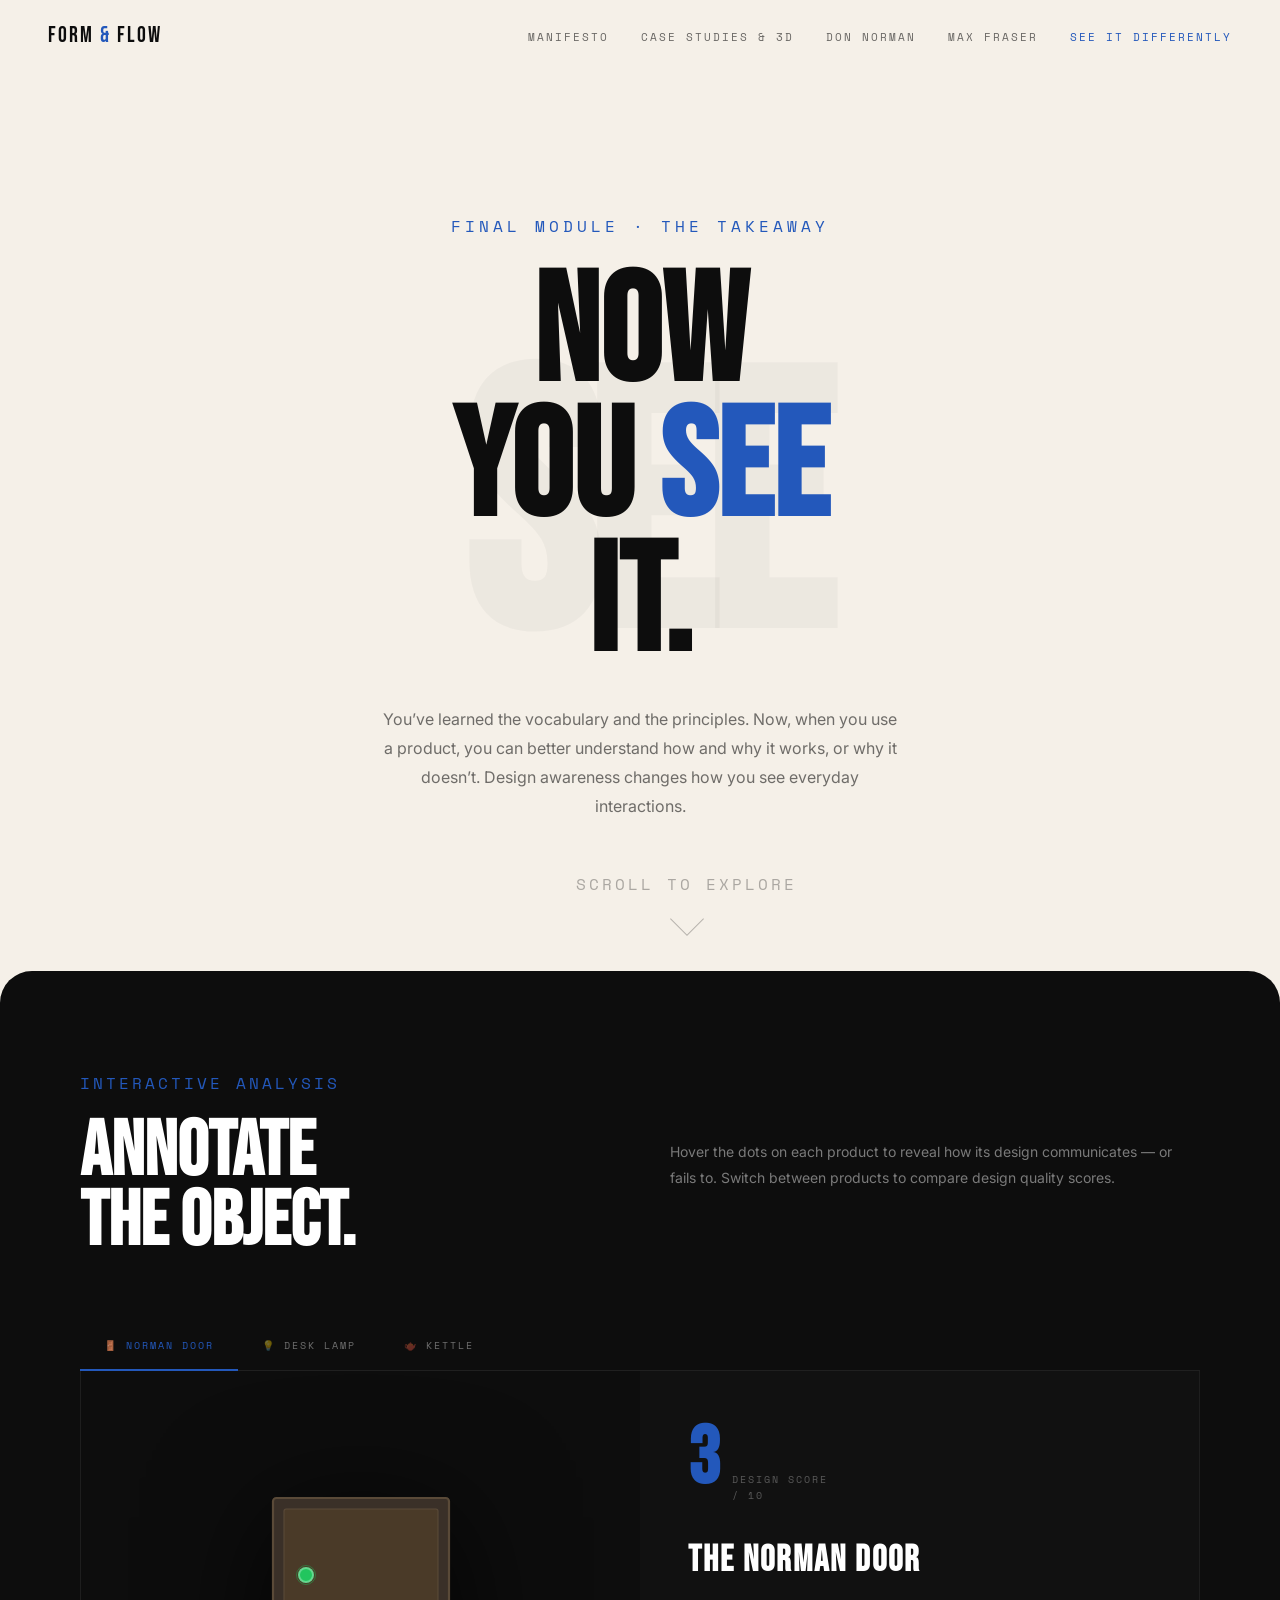
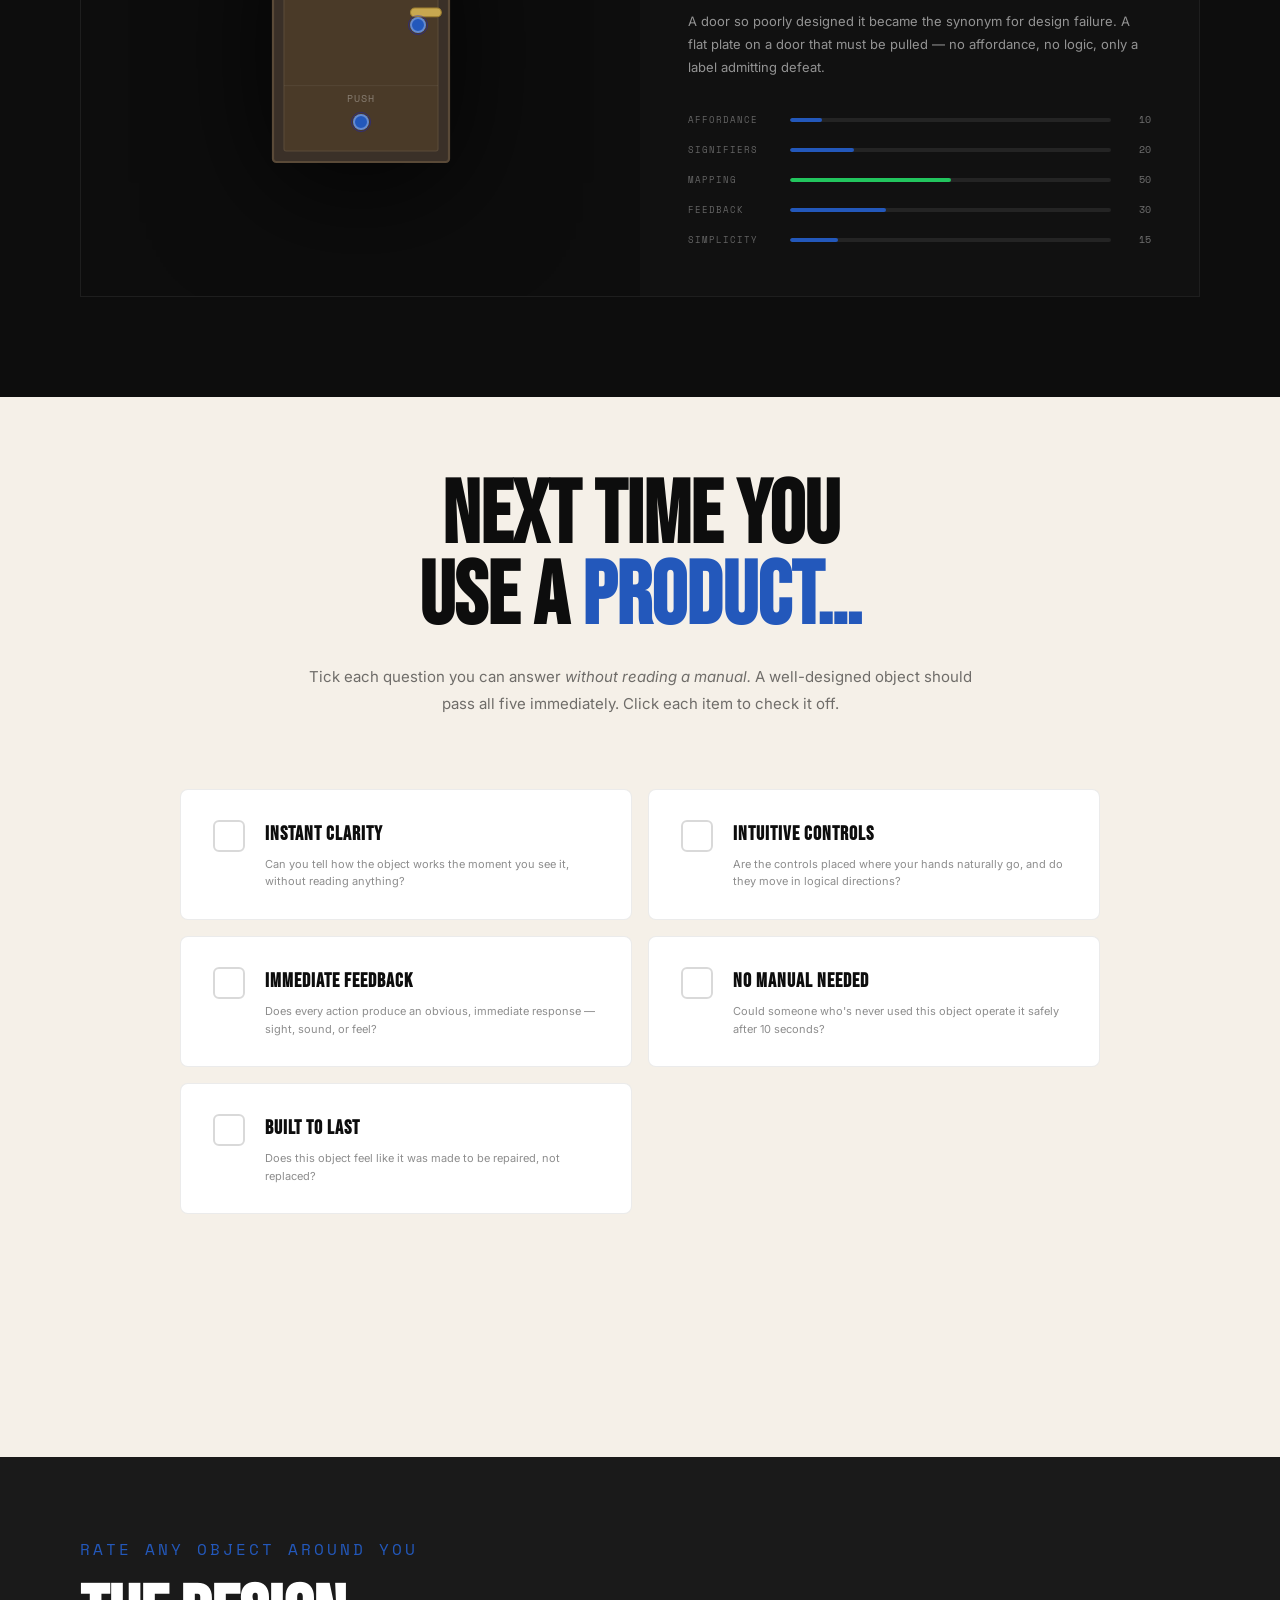
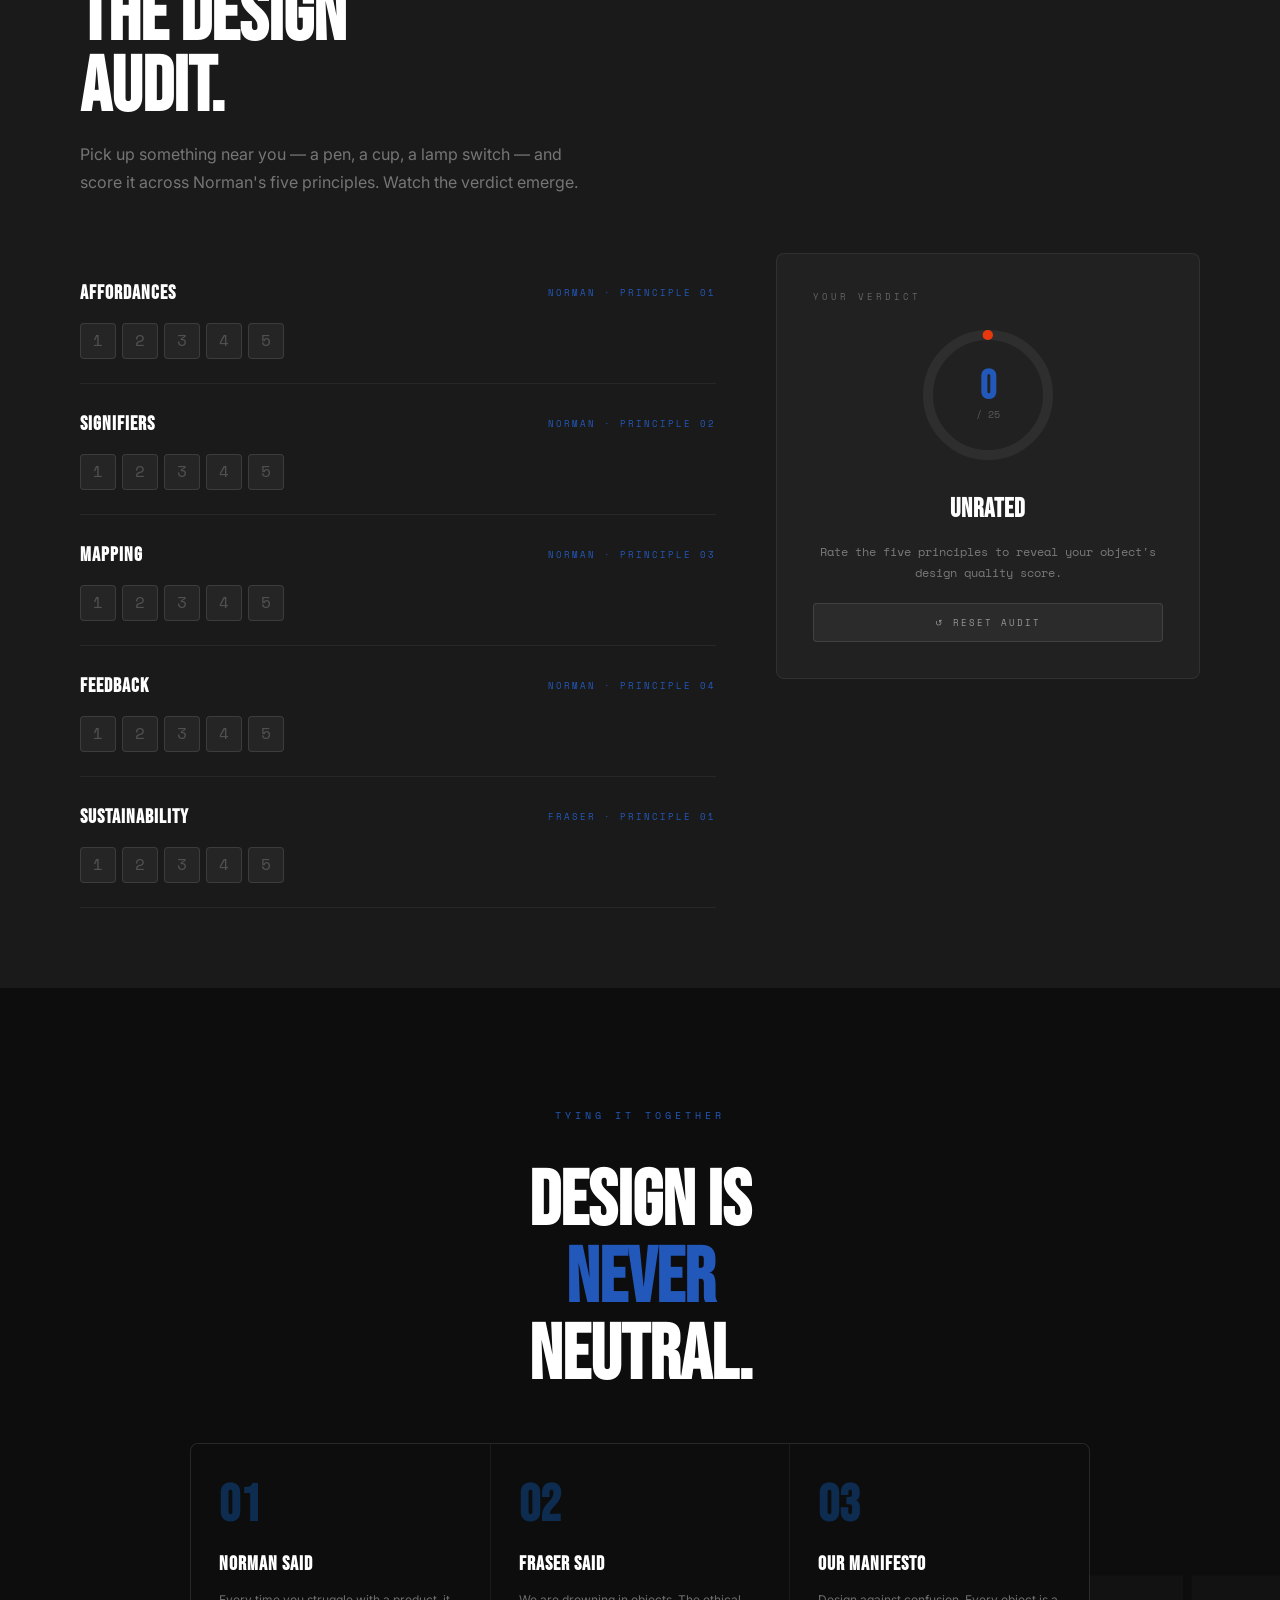
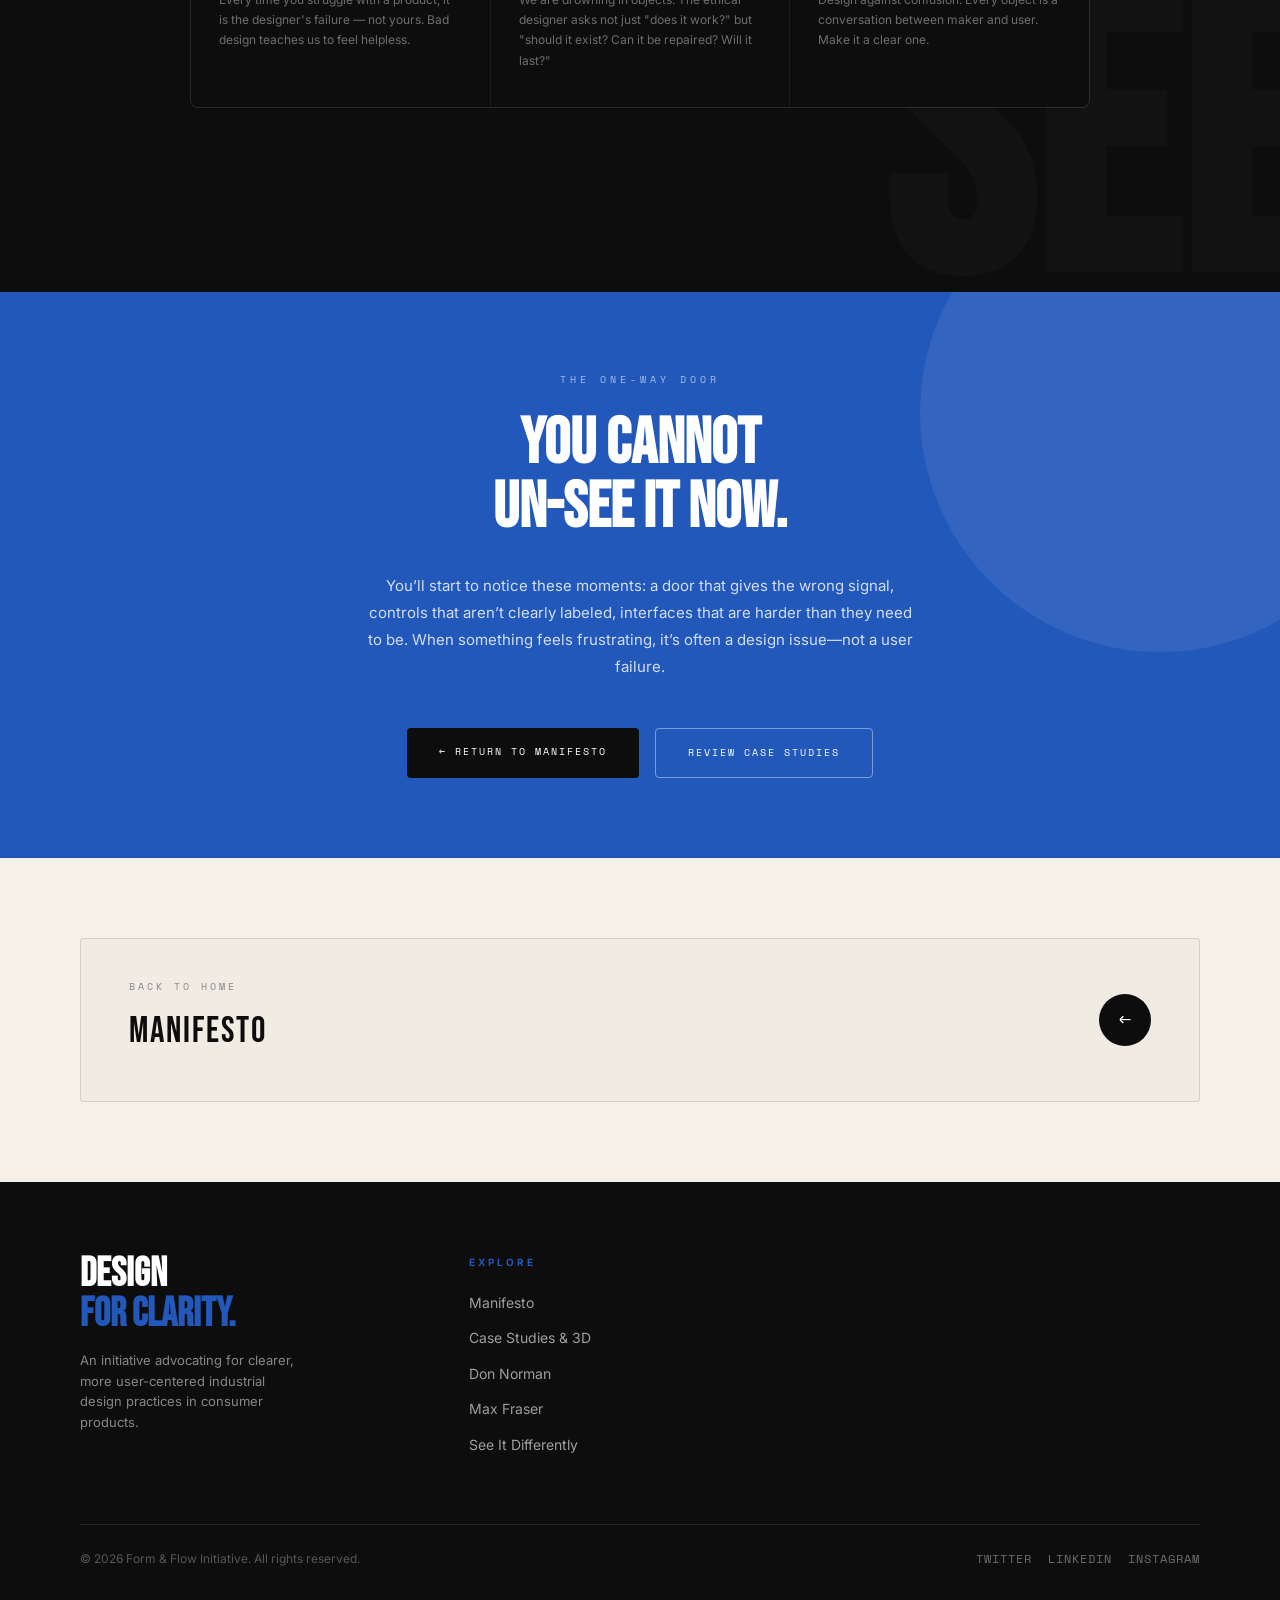
<file: conclusion.html>
<!DOCTYPE html>
<html lang="en">
  <head>
    <meta charset="UTF-8" />
    <meta name="viewport" content="width=device-width, initial-scale=1.0" />
    <title>See It Differently — Form & Flow</title>
    <link rel="preconnect" href="https://fonts.googleapis.com" />
    <link rel="stylesheet" href="css/styles.css" />
    <link rel="stylesheet" href="css/conclusion.css" />
    <style></style>
  </head>
  <body>
    <!-- NAV -->
    <nav>
      <a href="index.html" class="nav-logo">Form <span>&</span> Flow</a>
      <ul class="nav-links">
        <li><a href="index.html">Manifesto</a></li>
        <li><a href="case-studies.html">Case Studies & 3D</a></li>
        <li><a href="don-norman.html">Don Norman</a></li>
        <li><a href="max-fraser.html">Max Fraser</a></li>
        <li><a href="conclusion.html" class="active">See It Differently</a></li>
      </ul>
      <div class="nav-hamburger" aria-label="Menu">
        <span></span><span></span><span></span>
      </div>
    </nav>

    <!-- ── HERO ── -->
    <section class="hero">
      <div class="hero-bg-text">SEE</div>
      <p class="hero-eyebrow">Final Module · The Takeaway</p>
      <h1 class="hero-title">
        NOW<br />YOU <span class="orange">SEE</span><br />IT.
      </h1>
      <p class="hero-subtitle">
        You’ve learned the vocabulary and the principles. Now, when you use a
        product, you can better understand how and why it works, or why it
        doesn’t. Design awareness changes how you see everyday interactions.
      </p>
      <div class="hero-scroll-hint">
        <span>Scroll to explore</span>
        <div class="scroll-arrow"></div>
      </div>
    </section>

    <!-- ── PRODUCT SCANNER ── -->
    <section class="scanner-section">
      <div class="scanner-header reveal">
        <div>
          <p class="section-eyebrow">Interactive Analysis</p>
          <h2 class="scanner-title">ANNOTATE<br />THE OBJECT.</h2>
        </div>
        <div class="scanner-desc">
          <p>
            Hover the dots on each product to reveal how its design communicates
            — or fails to. Switch between products to compare design quality
            scores.
          </p>
        </div>
      </div>

      <div class="product-tabs">
        <button class="ptab active" onclick="loadProduct(0, this)">
          🚪 Norman Door
        </button>
        <button class="ptab" onclick="loadProduct(1, this)">
          💡 Desk Lamp
        </button>
        <button class="ptab" onclick="loadProduct(2, this)">🫖 Kettle</button>
      </div>

      <div class="product-display">
        <div class="product-visual" id="productVisual">
          <!-- SVG + annotations injected by JS -->
        </div>
        <div class="product-info">
          <div class="pi-score">
            <span class="pi-score-num" id="piScore">3</span>
            <div>
              <div class="pi-score-label">Design Score</div>
              <div class="pi-score-label">/ 10</div>
            </div>
          </div>
          <div class="pi-product-name" id="piName">THE NORMAN DOOR</div>
          <p class="pi-verdict" id="piVerdict">
            A poorly designed door that relies on a label instead of its form. A
            flat plate suggests pushing, even when the door must be pulled. The
            problem isn’t the user—it’s the lack of clear affordances.
          </p>
          <div class="pi-bars" id="piBars"></div>
        </div>
      </div>
    </section>

    <!-- ── CHECKLIST ── -->
    <section class="checklist-section">
      <div class="checklist-intro reveal">
        <h2>NEXT TIME YOU<br />USE A <span class="orange">PRODUCT…</span></h2>
        <p>
          Tick each question you can answer <em>without reading a manual.</em>
          A well-designed object should pass all five immediately. Click each
          item to check it off.
        </p>
      </div>

      <div class="checklist-grid" id="checklistGrid">
        <!-- Injected by JS -->
      </div>

      <div class="checklist-result" id="checklistResult">
        <div>
          <div class="cr-score" id="crScore">0/5</div>
          <div class="cr-label">Design Rating</div>
        </div>
        <div class="cr-text" id="crText">
          <strong>Keep Going</strong>
          Start clicking to evaluate the object.
        </div>
      </div>
    </section>

    <!-- ── DESIGN AUDIT ── -->
    <section class="audit-section">
      <div class="audit-header reveal">
        <p class="section-eyebrow">Rate any object around you</p>
        <h2 class="audit-title">THE DESIGN<br />AUDIT.</h2>
        <p class="audit-desc">
          Pick up something near you — a pen, a cup, a lamp switch — and score
          it across Norman's five principles. Watch the verdict emerge.
        </p>
      </div>

      <div class="audit-grid">
        <div class="audit-criteria" id="auditCriteria">
          <!-- Injected by JS -->
        </div>
        <div class="audit-result">
          <p class="ar-label">Your Verdict</p>
          <div class="ar-gauge">
            <svg viewBox="0 0 140 140">
              <circle class="ar-gauge-track" cx="70" cy="70" r="60" />
              <circle
                class="ar-gauge-fill"
                id="gaugeFill"
                cx="70"
                cy="70"
                r="60"
              />
            </svg>
            <div class="ar-gauge-num">
              <div class="ar-gauge-val" id="gaugeVal">0</div>
              <div class="ar-gauge-max">/ 25</div>
            </div>
          </div>
          <div class="ar-verdict" id="auditVerdict">UNRATED</div>
          <p class="ar-verdict-text" id="auditVerdictText">
            Rate the five principles to reveal your object's design quality
            score.
          </p>
          <button class="ar-reset" onclick="resetAudit()">↺ Reset Audit</button>
        </div>
      </div>
    </section>

    <!-- ── MANIFESTO TIE-BACK ── -->
    <section class="manifesto-section">
      <div class="manifesto-inner">
        <p class="manifesto-eyebrow reveal">Tying it Together</p>
        <h2 class="manifesto-statement reveal">
          DESIGN IS<br /><span class="orange">NEVER</span><br />NEUTRAL.
        </h2>
        <div class="manifesto-pillars reveal">
          <div class="mp-item">
            <div class="mp-num">01</div>
            <div class="mp-title">Norman Said</div>
            <p class="mp-body">
              Every time you struggle with a product, it is the designer's
              failure — not yours. Bad design teaches us to feel helpless.
            </p>
          </div>
          <div class="mp-item">
            <div class="mp-num">02</div>
            <div class="mp-title">Fraser Said</div>
            <p class="mp-body">
              We are drowning in objects. The ethical designer asks not just
              "does it work?" but "should it exist? Can it be repaired? Will it
              last?"
            </p>
          </div>
          <div class="mp-item">
            <div class="mp-num">03</div>
            <div class="mp-title">Our Manifesto</div>
            <p class="mp-body">
              Design against confusion. Every object is a conversation between
              maker and user. Make it a clear one.
            </p>
          </div>
        </div>
      </div>
    </section>

    <!-- ── FINAL CALL ── -->
    <div class="final-call">
      <p class="fc-kicker">The One-Way Door</p>
      <h2 class="fc-statement">YOU CANNOT<br />UN-SEE IT NOW.</h2>
      <p class="fc-sub">
        You’ll start to notice these moments: a door that gives the wrong
        signal, controls that aren’t clearly labeled, interfaces that are harder
        than they need to be. When something feels frustrating, it’s often a
        design issue—not a user failure.
      </p>
      <div class="fc-buttons">
        <a href="index.html" class="fc-btn-primary">← Return to Manifesto</a>
        <a href="case-studies.html" class="fc-btn-outline"
          >Review Case Studies</a
        >
      </div>
    </div>

    <!-- ── RETURN BANNER ── -->
    <a href="index.html" class="return-banner">
      <div>
        <p class="rb-label">Back to Home</p>
        <p class="rb-title">MANIFESTO</p>
      </div>
      <div class="rb-arrow">←</div>
    </a>

    <footer>
      <div class="footer-inner">
        <div class="footer-brand">
          <h3>DESIGN<br /><span>FOR CLARITY.</span></h3>
          <p>
            An initiative advocating for clearer, more user-centered industrial
            design practices in consumer products.
          </p>
        </div>
        <div class="footer-col">
          <h4>Explore</h4>
          <ul>
            <li><a href="index.html">Manifesto</a></li>
            <li><a href="case-studies.html">Case Studies & 3D</a></li>
            <li><a href="don-norman.html">Don Norman</a></li>
            <li><a href="max-fraser.html">Max Fraser</a></li>
            <li><a href="conclusion.html">See It Differently</a></li>
          </ul>
        </div>
      </div>
      <div class="footer-bottom">
        <p>© 2026 Form & Flow Initiative. All rights reserved.</p>
        <div class="footer-socials">
          <a href="#">Twitter</a>
          <a href="#">LinkedIn</a>
          <a href="#">Instagram</a>
        </div>
      </div>
    </footer>
    <script src="js/conclusion.js"></script>
  </body>
</html>
</file>
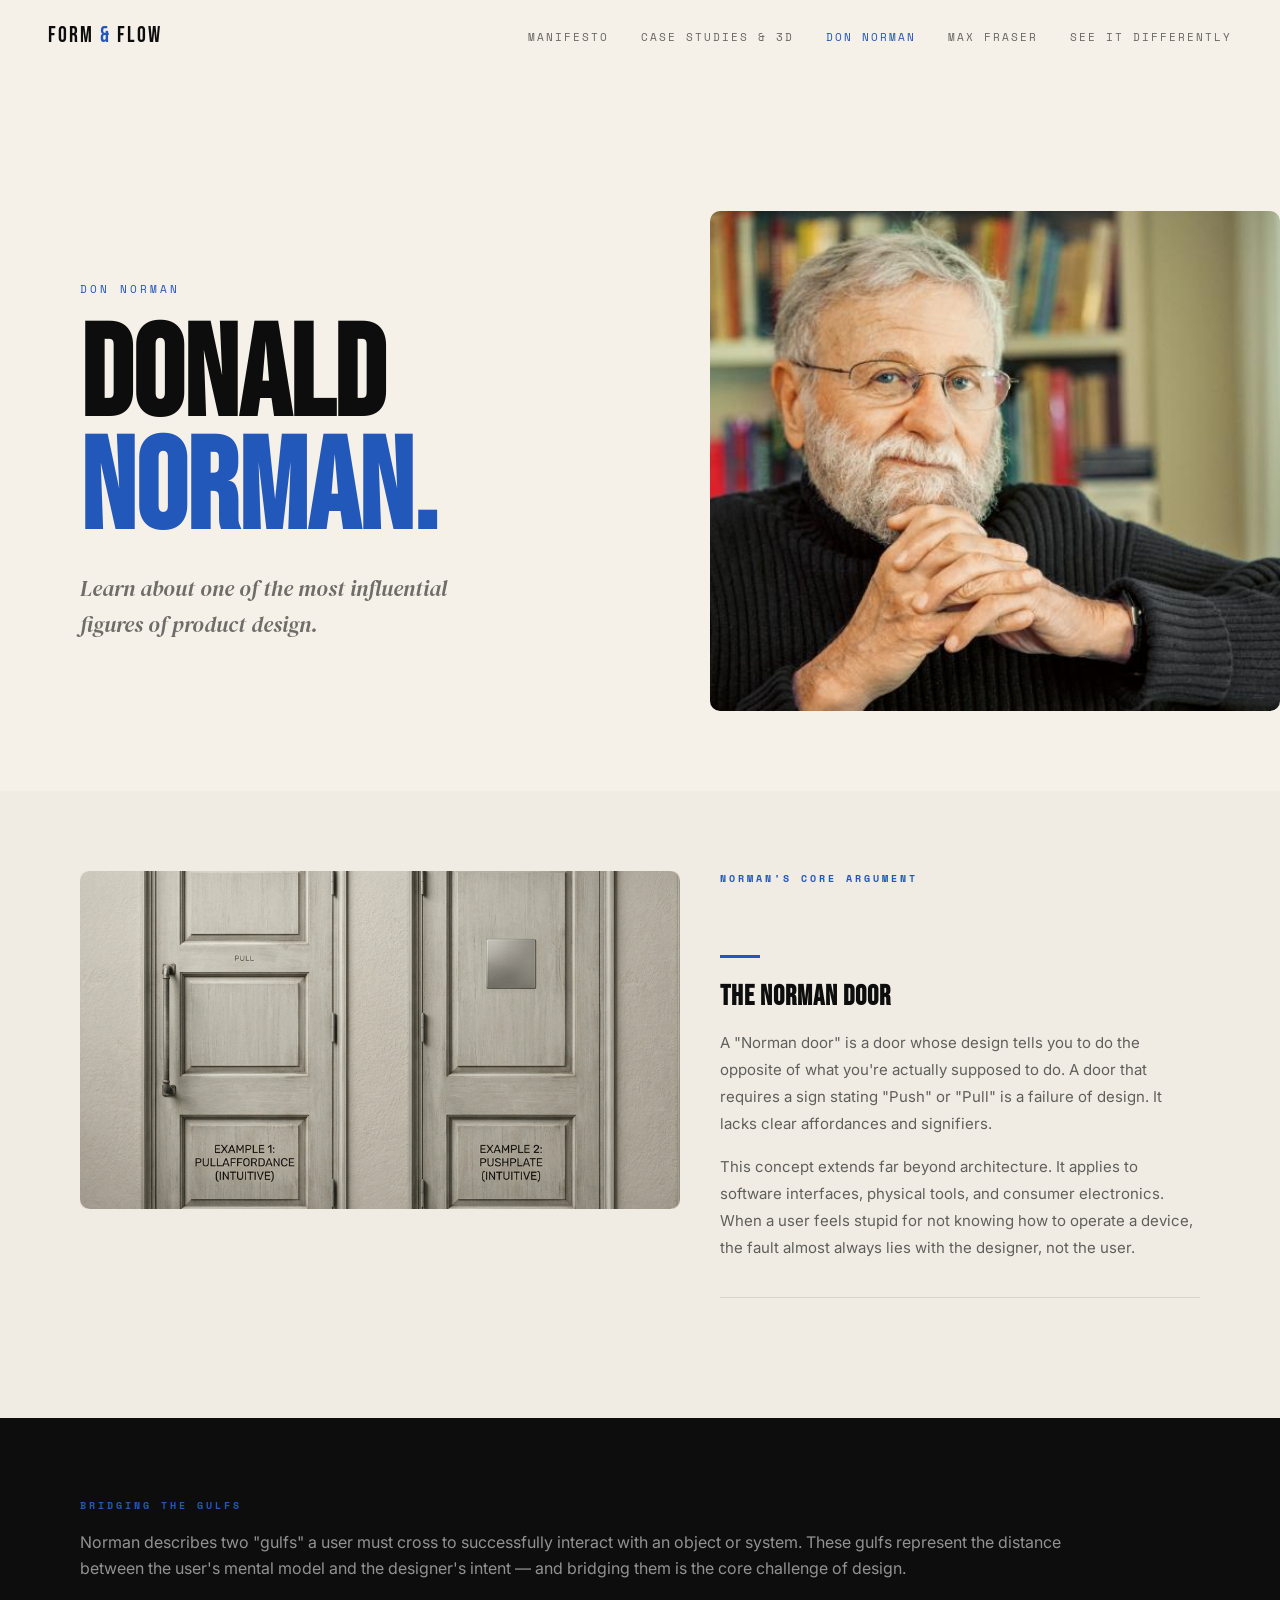
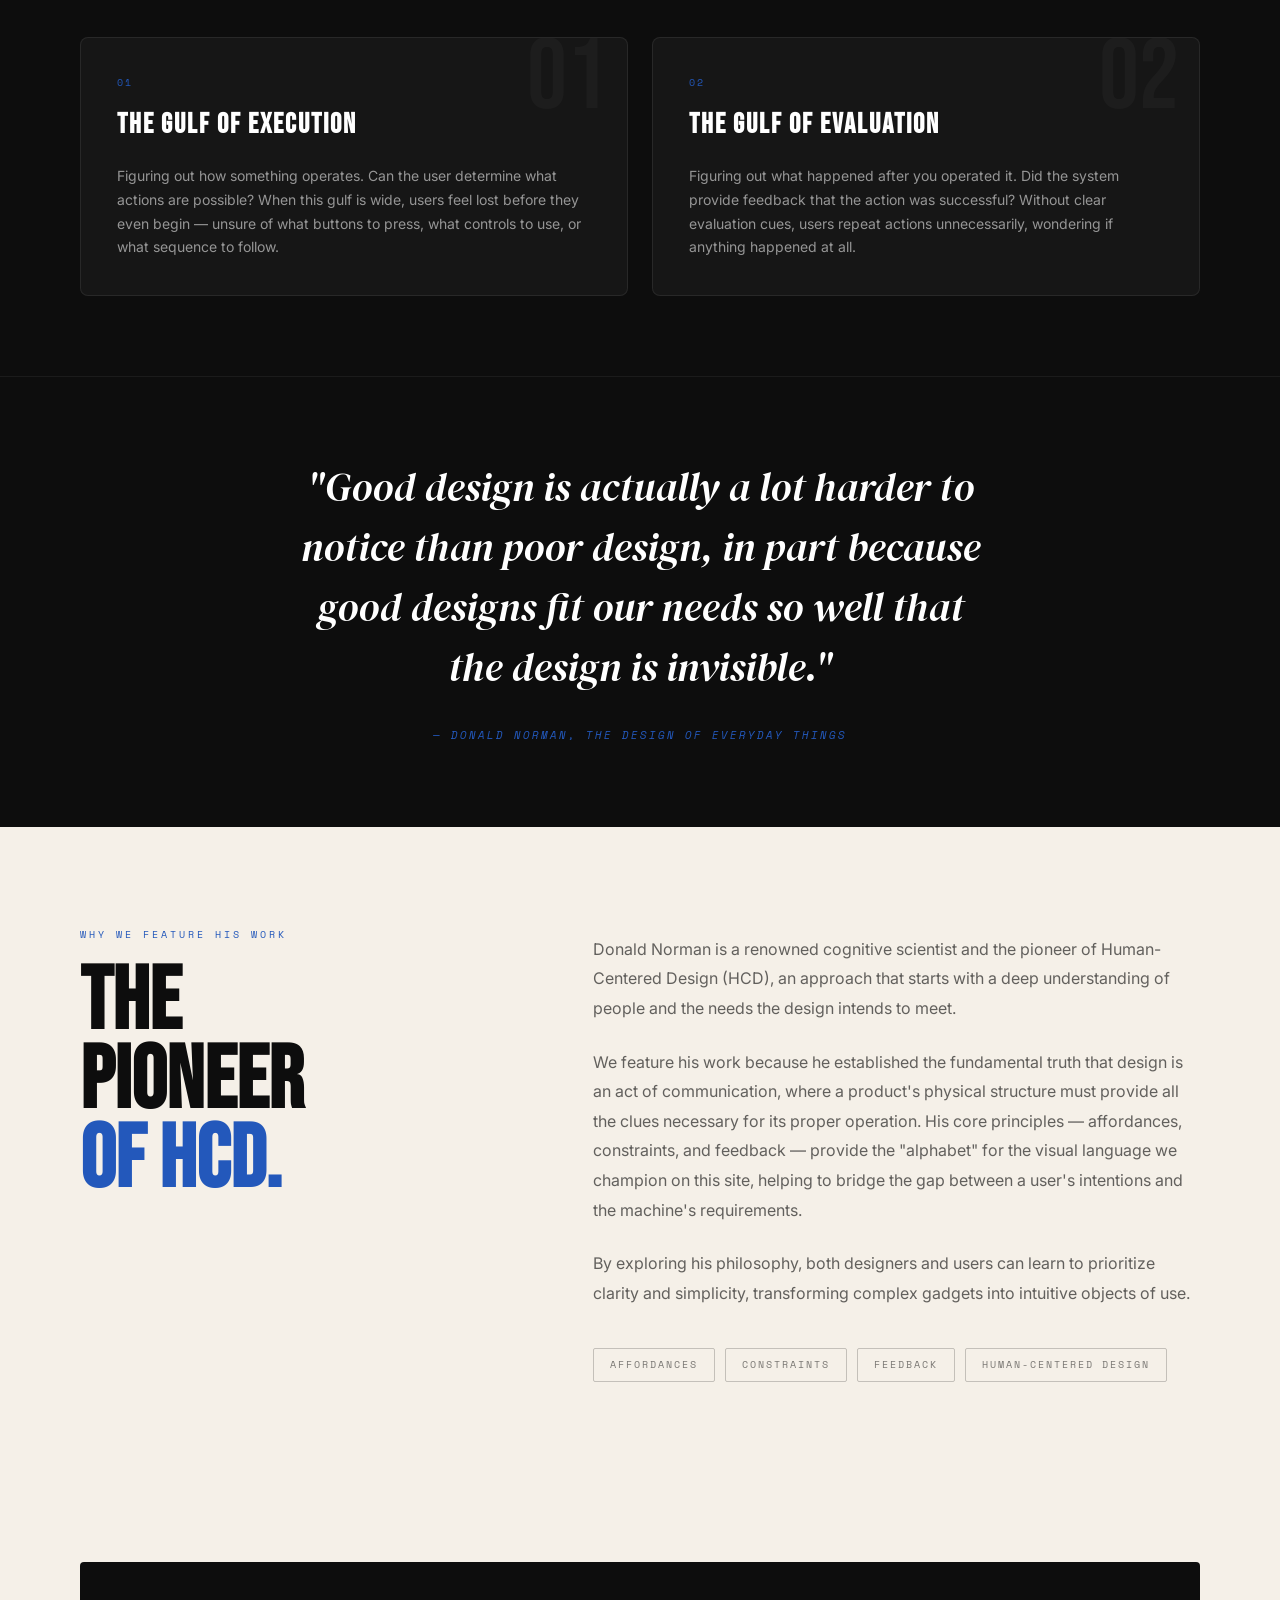
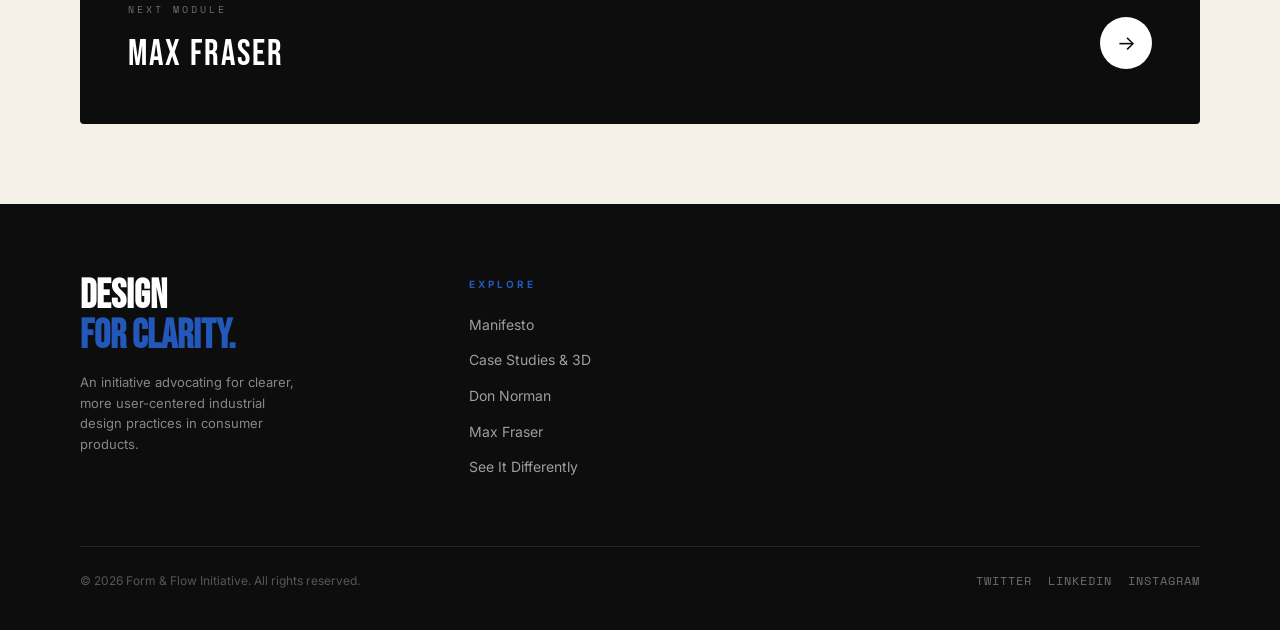
<file: don-norman.html>
<!DOCTYPE html>
<html lang="en">
  <head>
    <meta charset="UTF-8" />
    <meta name="viewport" content="width=device-width, initial-scale=1.0" />
    <title>Donald Norman — Form & Flow</title>
    <link rel="stylesheet" href="css/styles.css" />
    <link rel="stylesheet" href="css/donaldnorman.css" />
  </head>
  <body class="page-fade">
    <nav>
      <a href="index.html" class="nav-logo">Form <span>&</span> Flow</a>
      <ul class="nav-links">
        <li><a href="index.html">Manifesto</a></li>
        <li><a href="case-studies.html">Case Studies & 3D</a></li>
        <li><a href="don-norman.html" class="active">Don Norman</a></li>
        <li><a href="max-fraser.html">Max Fraser</a></li>
        <li><a href="conclusion.html">See It Differently</a></li>
      </ul>
      <div class="nav-hamburger" aria-label="Menu">
        <span></span><span></span><span></span>
      </div>
    </nav>

    <!-- HERO -->
    <section class="dn-hero">
      <div class="dn-hero-content">
        <p class="dn-eyebrow">Don Norman</p>
        <h1 class="dn-title">
          DONALD<br /><span class="orange">NORMAN.</span>
        </h1>
        <p class="dn-subtitle">
          Learn about one of the most influential figures of product design.
        </p>
      </div>
      <div class="dn-hero-image">
        <img src="media/donaldNorman.jpg" alt="Donald Norman" />
      </div>
    </section>

    <!-- CONTENT -->
    <section class="dn-content">
      <div class="content-grid">
        <div class="content-visual">
          <div class="cv-img">
            <img src="media/doorexamples.png" alt="Norman Doors" />
          </div>
        </div>

        <div class="content-articles">
          <h2>Norman's Core Argument</h2>

          <div class="article-block reveal">
            <div class="section-divider"></div>
            <h3>The Norman Door</h3>
            <p>
              A "Norman door" is a door whose design tells you to do the
              opposite of what you're actually supposed to do. A door that
              requires a sign stating "Push" or "Pull" is a failure of design.
              It lacks clear affordances and signifiers.
            </p>
            <p style="margin-top: 16px">
              This concept extends far beyond architecture. It applies to
              software interfaces, physical tools, and consumer electronics.
              When a user feels stupid for not knowing how to operate a device,
              the fault almost always lies with the designer, not the user.
            </p>
          </div>
        </div>
      </div>
    </section>

    <!-- GULFS -->
    <section class="gulfs-section">
      <div class="gulfs-header">
        <h2>Bridging the Gulfs</h2>
        <p>
          Norman describes two "gulfs" a user must cross to successfully
          interact with an object or system. These gulfs represent the distance
          between the user's mental model and the designer's intent — and
          bridging them is the core challenge of design.
        </p>
      </div>
      <div class="gulfs-cards">
        <div class="gulf-card reveal" data-num="01">
          <p class="gc-num">01</p>
          <h3>THE GULF OF EXECUTION</h3>
          <p>
            Figuring out how something operates. Can the user determine what
            actions are possible? When this gulf is wide, users feel lost before
            they even begin — unsure of what buttons to press, what controls to
            use, or what sequence to follow.
          </p>
        </div>
        <div class="gulf-card reveal" data-num="02">
          <p class="gc-num">02</p>
          <h3>THE GULF OF EVALUATION</h3>
          <p>
            Figuring out what happened after you operated it. Did the system
            provide feedback that the action was successful? Without clear
            evaluation cues, users repeat actions unnecessarily, wondering if
            anything happened at all.
          </p>
        </div>
      </div>
    </section>

    <!-- QUOTE -->
    <div class="quote-full">
      <div class="qf-inner">
        <blockquote>
          "Good design is actually a lot harder to notice than poor design, in
          part because good designs fit our needs so well that the design is
          invisible."
        </blockquote>
        <cite>— Donald Norman, The Design of Everyday Things</cite>
      </div>
    </div>

    <!-- WHY NORMAN SECTION -->
    <section class="why-norman-section">
      <div class="wn-inner">
        <div class="wn-left">
          <p class="wn-eyebrow">Why We Feature His Work</p>
          <h2 class="wn-title">THE<br />PIONEER<br /><span>OF HCD.</span></h2>
        </div>
        <div class="wn-right">
          <p class="wn-body">
            Donald Norman is a renowned cognitive scientist and the pioneer of
            Human-Centered Design (HCD), an approach that starts with a deep
            understanding of people and the needs the design intends to meet.
          </p>
          <p class="wn-body">
            We feature his work because he established the fundamental truth
            that design is an act of communication, where a product's physical
            structure must provide all the clues necessary for its proper
            operation. His core principles — affordances, constraints, and
            feedback — provide the "alphabet" for the visual language we
            champion on this site, helping to bridge the gap between a user's
            intentions and the machine's requirements.
          </p>
          <p class="wn-body">
            By exploring his philosophy, both designers and users can learn to
            prioritize clarity and simplicity, transforming complex gadgets into
            intuitive objects of use.
          </p>
          <div class="wn-tags">
            <span class="wn-tag">Affordances</span>
            <span class="wn-tag">Constraints</span>
            <span class="wn-tag">Feedback</span>
            <span class="wn-tag">Human-Centered Design</span>
          </div>
        </div>
      </div>
    </section>

    <a href="max-fraser.html" class="next-banner">
      <div>
        <p class="nb-label">Next Module</p>
        <p class="nb-title">MAX FRASER</p>
      </div>
      <div class="nb-arrow">→</div>
    </a>
    <footer>
      <div class="footer-inner">
        <div class="footer-brand">
          <h3>DESIGN<br /><span>FOR CLARITY.</span></h3>
          <p>
            An initiative advocating for clearer, more user-centered industrial
            design practices in consumer products.
          </p>
        </div>
        <div class="footer-col">
          <h4>Explore</h4>
          <ul>
            <li><a href="index.html">Manifesto</a></li>
            <li><a href="case-studies.html">Case Studies & 3D</a></li>
            <li><a href="don-norman.html">Don Norman</a></li>
            <li><a href="max-fraser.html">Max Fraser</a></li>
            <li><a href="conclusion.html">See It Differently</a></li>
          </ul>
        </div>
      </div>
      <div class="footer-bottom">
        <p>© 2026 Form & Flow Initiative. All rights reserved.</p>
        <div class="footer-socials">
          <a href="#">Twitter</a>
          <a href="#">LinkedIn</a>
          <a href="#">Instagram</a>
        </div>
      </div>
    </footer>

    <script src="js/main.js"></script>
  </body>
</html>
</file>
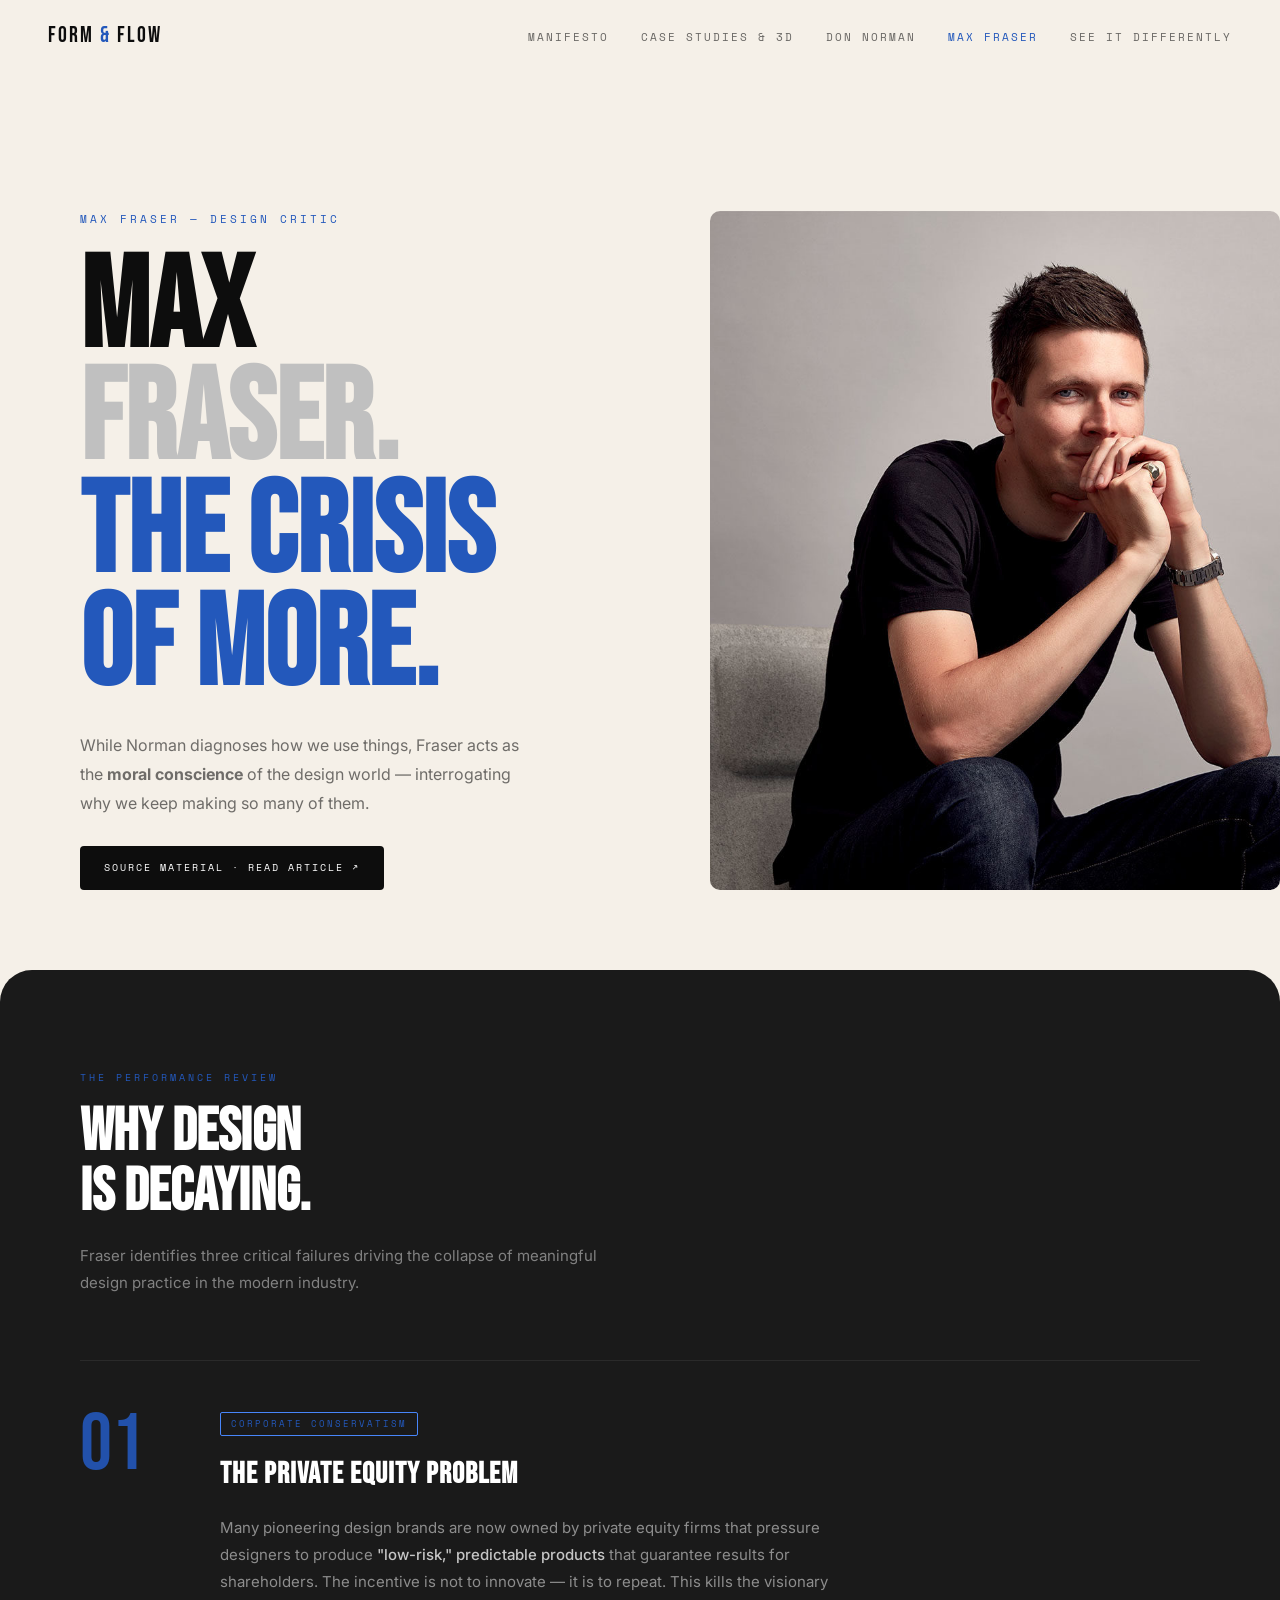
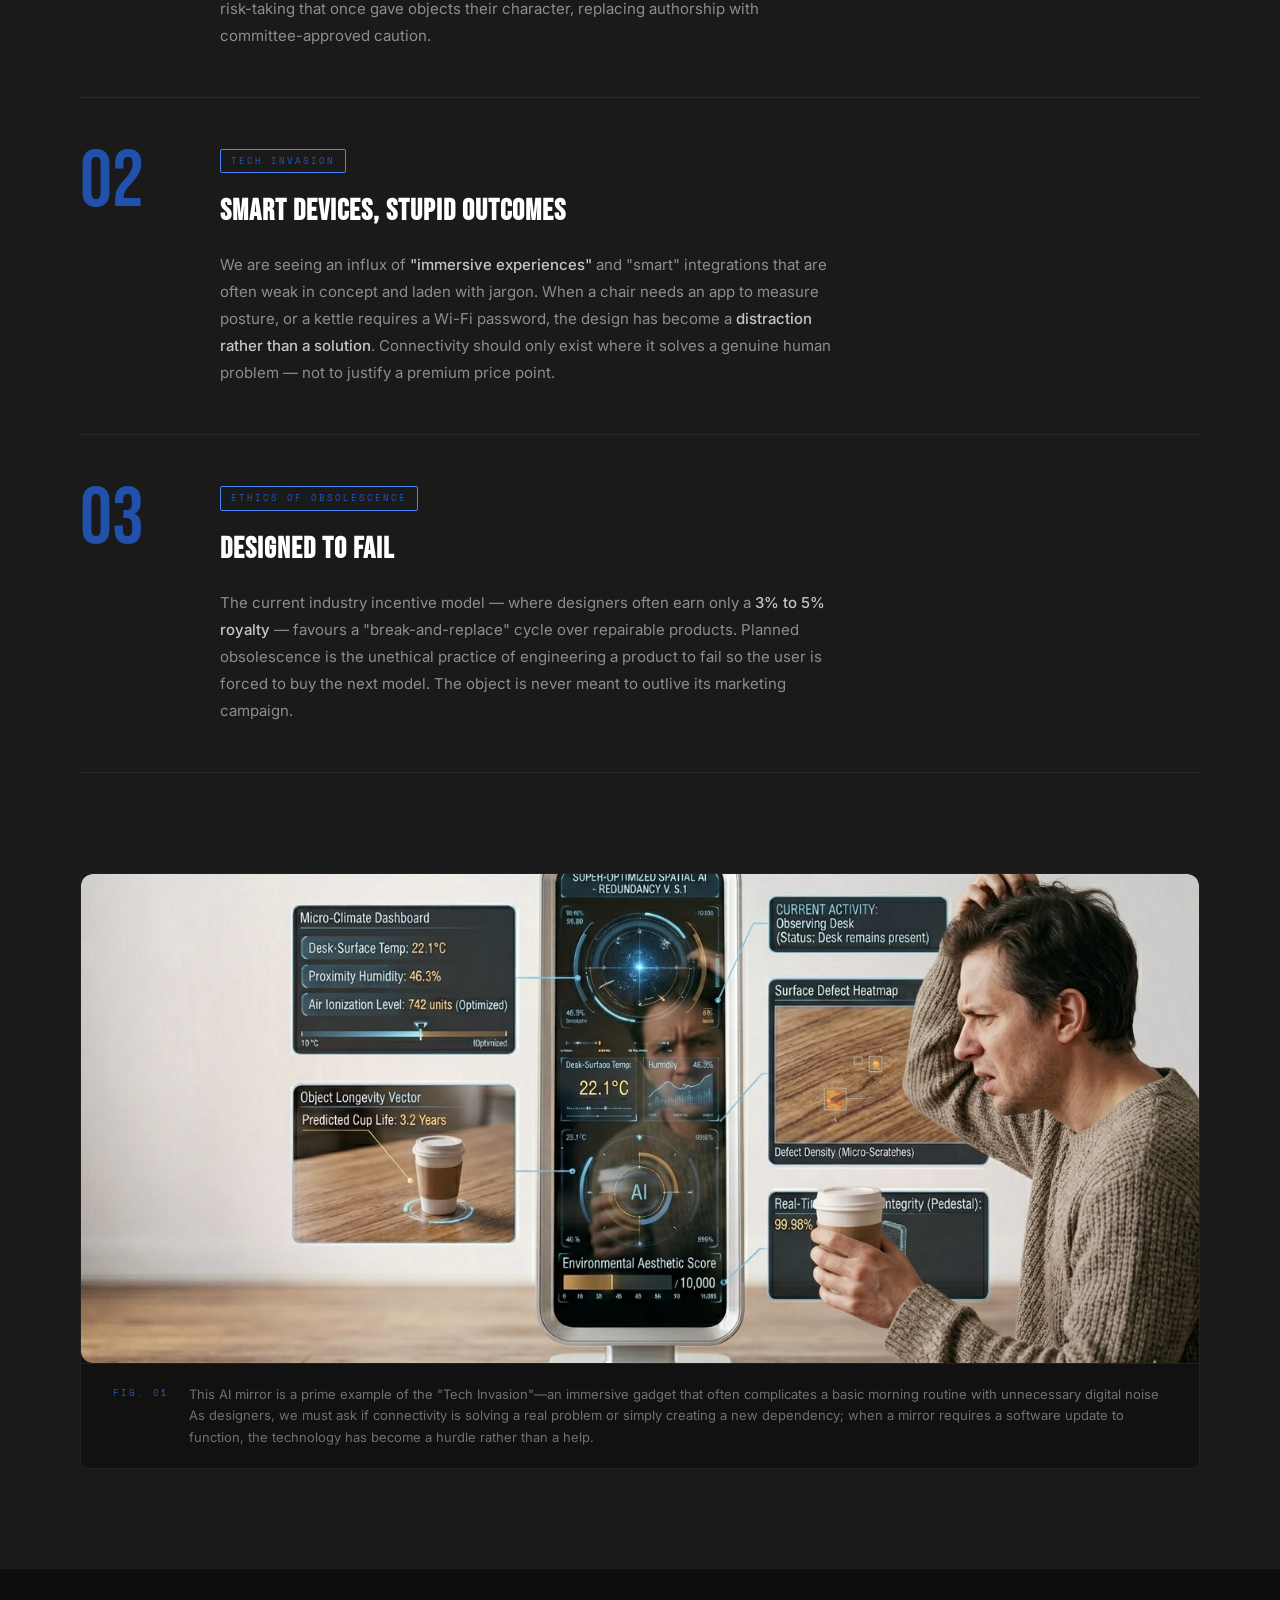
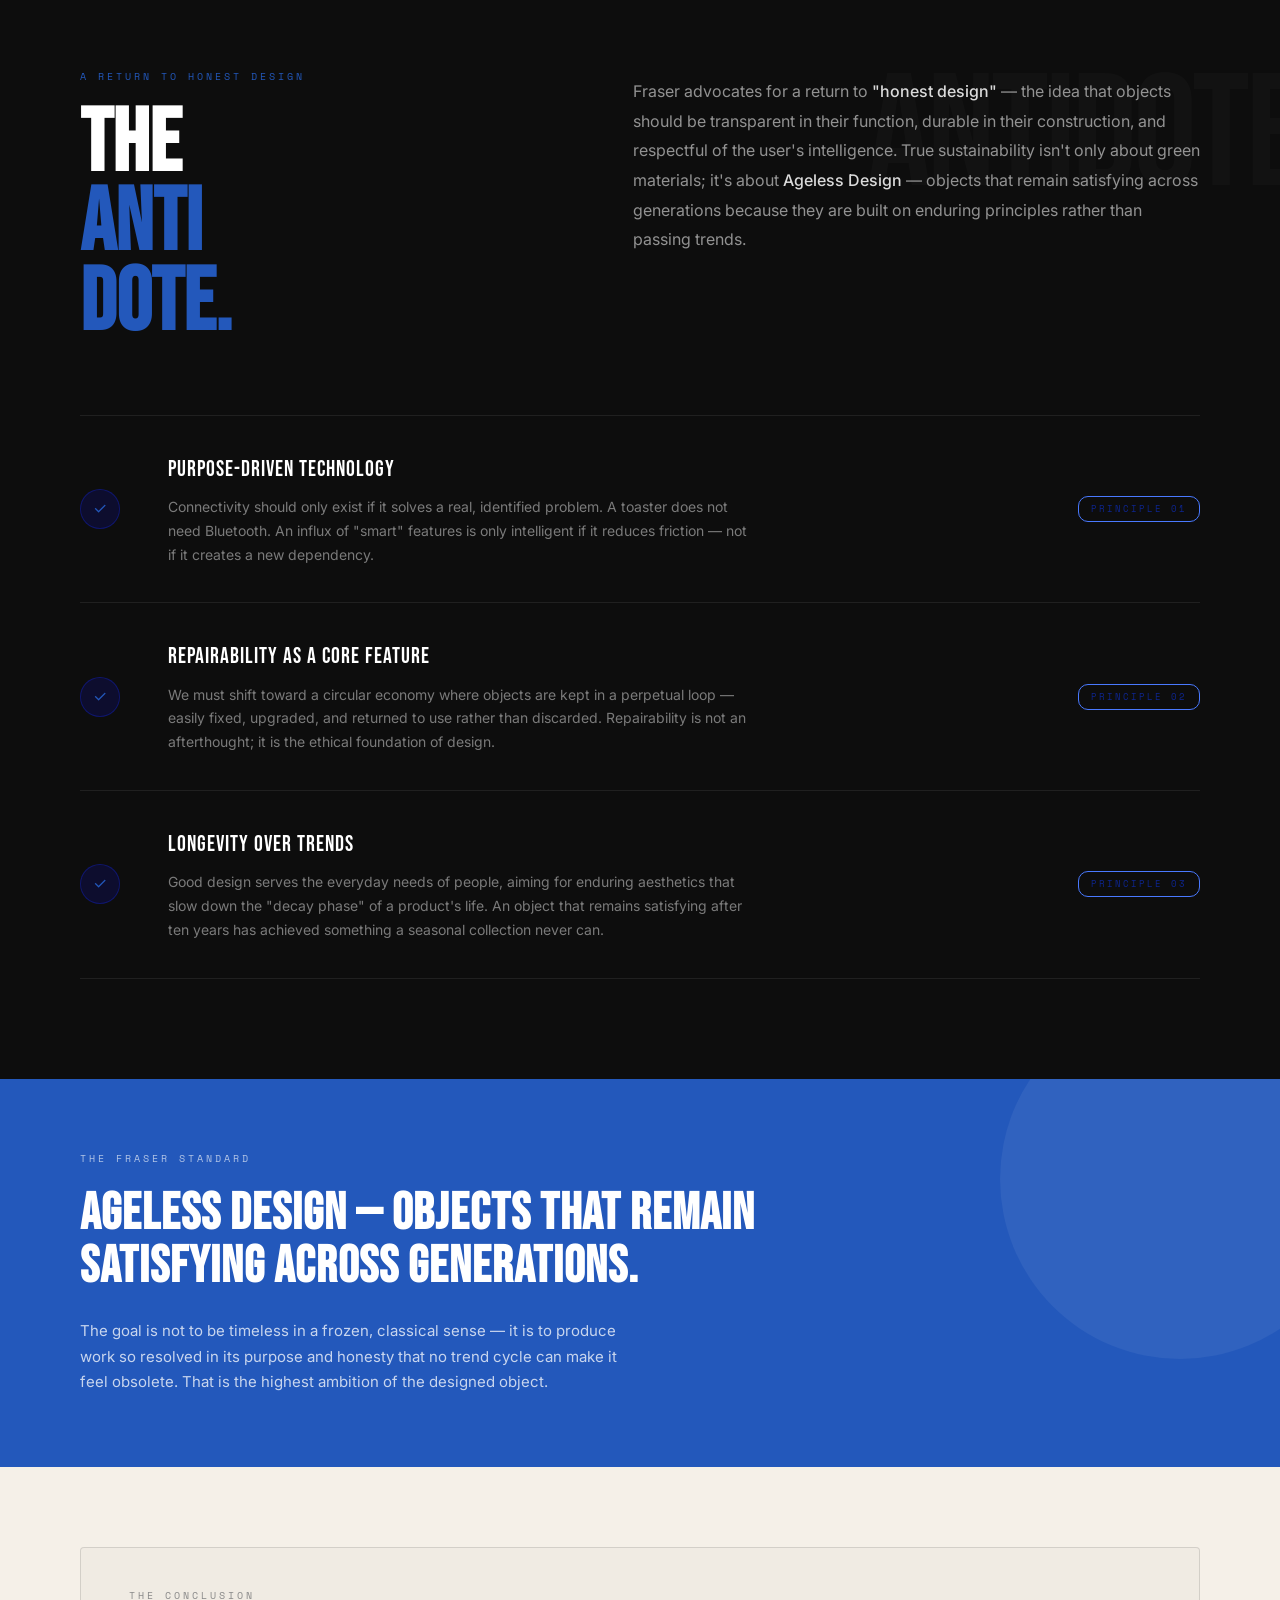
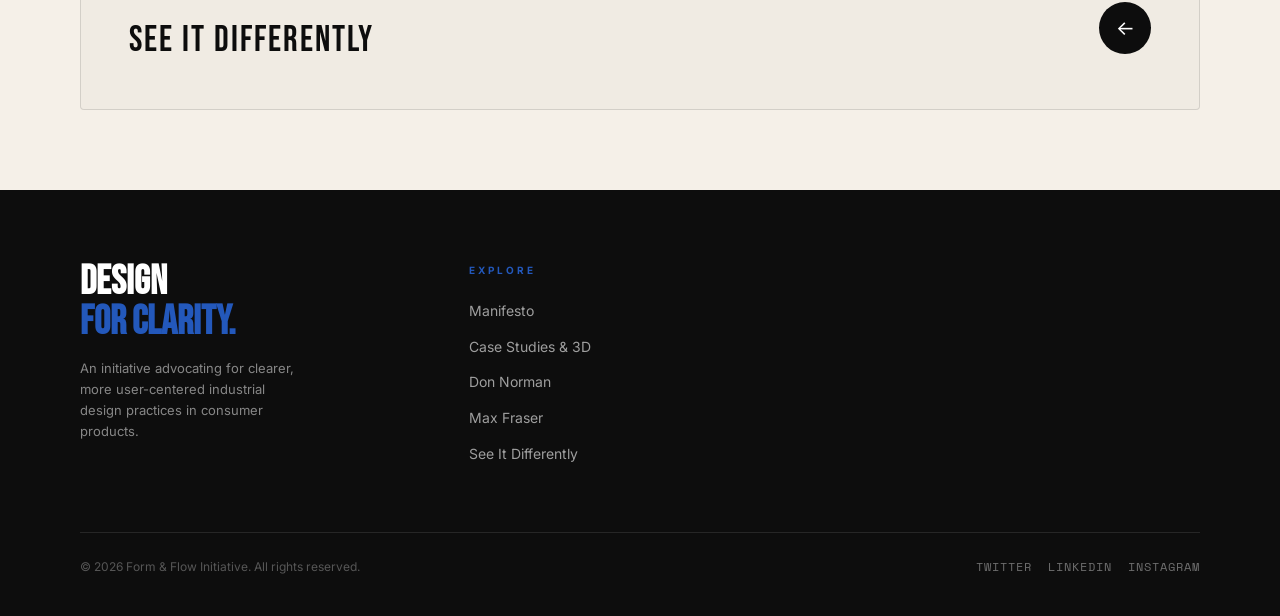
<file: max-fraser.html>
<!DOCTYPE html>
<html lang="en">
  <head>
    <meta charset="UTF-8" />
    <meta name="viewport" content="width=device-width, initial-scale=1.0" />
    <title>Max Fraser — Form & Flow</title>
    <link rel="stylesheet" href="css/styles.css" />
    <link rel="stylesheet" href="css/maxfraser.css" />
  </head>
  <body class="page-fade">
    <nav>
      <a href="index.html" class="nav-logo">Form <span>&</span> Flow</a>
      <ul class="nav-links">
        <li><a href="index.html">Manifesto</a></li>
        <li><a href="case-studies.html">Case Studies & 3D</a></li>
        <li><a href="don-norman.html">Don Norman</a></li>
        <li><a href="max-fraser.html" class="active">Max Fraser</a></li>
        <li><a href="conclusion.html">See It Differently</a></li>
      </ul>
      <div class="nav-hamburger" aria-label="Menu">
        <span></span><span></span><span></span>
      </div>
    </nav>

    <!-- ── HERO ── -->
    <section class="mf-hero">
      <div class="mf-hero-content">
        <p class="mf-eyebrow">Max Fraser — Design Critic</p>
        <h1 class="mf-title">
          MAX<br /><span class="gray">FRASER.</span><br /><span class="red"
            >THE CRISIS<br />OF MORE.</span
          >
        </h1>
        <p class="mf-intro">
          While Norman diagnoses how we use things, Fraser acts as the
          <strong>moral conscience</strong> of the design world — interrogating
          why we keep making so many of them.
        </p>
        <a
          href="http://www.dezeen.com/2025/11/20/everything-wrong-max-fraser-performance-review/"
          class="source-btn"
          target="_blank"
          rel="noopener"
          >Source Material · Read Article ↗</a
        >
      </div>
      <div class="mf-hero-image">
        <img src="media/maxfraser.jpg" alt="Max Fraser" />
      </div>
    </section>

    <!-- ── THREE FAILURES ── -->
    <section class="failures-section">
      <div class="fs-header">
        <p class="fs-eyebrow">The Performance Review</p>
        <h2 class="fs-title">WHY DESIGN<br />IS DECAYING.</h2>
        <p class="fs-subtitle">
          Fraser identifies three critical failures driving the collapse of
          meaningful design practice in the modern industry.
        </p>
      </div>

      <div class="failure-list">
        <div class="failure-item reveal">
          <div class="fi-num">01</div>
          <div class="fi-body">
            <span class="fi-tag">Corporate Conservatism</span>
            <h3 class="fi-title">The Private Equity Problem</h3>
            <p class="fi-desc">
              Many pioneering design brands are now owned by private equity
              firms that pressure designers to produce
              <em>"low-risk," predictable products</em> that guarantee results
              for shareholders. The incentive is not to innovate — it is to
              repeat. This kills the visionary risk-taking that once gave
              objects their character, replacing authorship with
              committee-approved caution.
            </p>
          </div>
        </div>

        <div class="failure-item reveal reveal-delay-1">
          <div class="fi-num">02</div>
          <div class="fi-body">
            <span class="fi-tag">Tech Invasion</span>
            <h3 class="fi-title">Smart Devices, Stupid Outcomes</h3>
            <p class="fi-desc">
              We are seeing an influx of <em>"immersive experiences"</em> and
              "smart" integrations that are often weak in concept and laden with
              jargon. When a chair needs an app to measure posture, or a kettle
              requires a Wi-Fi password, the design has become a
              <em>distraction rather than a solution</em>. Connectivity should
              only exist where it solves a genuine human problem — not to
              justify a premium price point.
            </p>
          </div>
        </div>

        <div class="failure-item reveal reveal-delay-2">
          <div class="fi-num">03</div>
          <div class="fi-body">
            <span class="fi-tag">Ethics of Obsolescence</span>
            <h3 class="fi-title">Designed to Fail</h3>
            <p class="fi-desc">
              The current industry incentive model — where designers often earn
              only a <em>3% to 5% royalty</em> — favours a "break-and-replace"
              cycle over repairable products. Planned obsolescence is the
              unethical practice of engineering a product to fail so the user is
              forced to buy the next model. The object is never meant to outlive
              its marketing campaign.
            </p>
          </div>
        </div>
      </div>
    </section>

    <section class="exploded-section">
      <div class="exploded-wrapper">
        <div class="exploded-inner">
          <img
            src="media/ai_mirror.png"
            alt="Exploded product view"
            class="exploded-img"
          />
        </div>

        <div class="exploded-caption">
          <span class="caption-label">Fig. 01</span>
          <p class="caption-text">
            This AI mirror is a prime example of the "Tech Invasion"—an
            immersive gadget that often complicates a basic morning routine with
            unnecessary digital noise As designers, we must ask if connectivity
            is solving a real problem or simply creating a new dependency; when
            a mirror requires a software update to function, the technology has
            become a hurdle rather than a help.
          </p>
        </div>
      </div>
    </section>

    <!-- ── ANTIDOTE SECTION ── -->
    <section class="antidote-section">
      <div class="antidote-header">
        <div>
          <p class="ah-eyebrow">A Return to Honest Design</p>
          <h2 class="ah-title">
            THE<br /><span>ANTI<br />DOTE.</span>
          </h2>
        </div>
        <div>
          <p class="ah-body">
            Fraser advocates for a return to <strong>"honest design"</strong> —
            the idea that objects should be transparent in their function,
            durable in their construction, and respectful of the user's
            intelligence. True sustainability isn't only about green materials;
            it's about <strong>Ageless Design</strong> — objects that remain
            satisfying across generations because they are built on enduring
            principles rather than passing trends.
          </p>
        </div>
      </div>

      <div class="antidote-principles">
        <div class="ap-row reveal">
          <div class="ap-check">✓</div>
          <div class="ap-content">
            <p class="ap-principle">Purpose-Driven Technology</p>
            <p class="ap-desc">
              Connectivity should only exist if it solves a real, identified
              problem. A toaster does not need Bluetooth. An influx of "smart"
              features is only intelligent if it reduces friction — not if it
              creates a new dependency.
            </p>
          </div>
          <span class="ap-tag">Principle 01</span>
        </div>

        <div class="ap-row reveal reveal-delay-1">
          <div class="ap-check">✓</div>
          <div class="ap-content">
            <p class="ap-principle">Repairability as a Core Feature</p>
            <p class="ap-desc">
              We must shift toward a circular economy where objects are kept in
              a perpetual loop — easily fixed, upgraded, and returned to use
              rather than discarded. Repairability is not an afterthought; it is
              the ethical foundation of design.
            </p>
          </div>
          <span class="ap-tag">Principle 02</span>
        </div>

        <div class="ap-row reveal reveal-delay-2">
          <div class="ap-check">✓</div>
          <div class="ap-content">
            <p class="ap-principle">Longevity Over Trends</p>
            <p class="ap-desc">
              Good design serves the everyday needs of people, aiming for
              enduring aesthetics that slow down the "decay phase" of a
              product's life. An object that remains satisfying after ten years
              has achieved something a seasonal collection never can.
            </p>
          </div>
          <span class="ap-tag">Principle 03</span>
        </div>
      </div>
    </section>

    <!-- ── AGELESS DESIGN QUOTE BAND ── -->
    <div class="ageless-band">
      <div class="ageless-inner">
        <p class="ageless-kicker">The Fraser Standard</p>
        <h2 class="ageless-quote">
          Ageless Design — objects that remain satisfying across generations.
        </h2>
        <p class="ageless-sub">
          The goal is not to be timeless in a frozen, classical sense — it is to
          produce work so resolved in its purpose and honesty that no trend
          cycle can make it feel obsolete. That is the highest ambition of the
          designed object.
        </p>
      </div>
    </div>

    <!-- ── RETURN BANNER ── -->
    <a href="conclusion.html" class="return-banner">
      <div>
        <p class="rb-label">the conclusion</p>
        <p class="rb-title">SEE IT DIFFERENTLY</p>
      </div>
      <div class="rb-arrow">←</div>
    </a>

    <footer>
      <div class="footer-inner">
        <div class="footer-brand">
          <h3>DESIGN<br /><span>FOR CLARITY.</span></h3>
          <p>
            An initiative advocating for clearer, more user-centered industrial
            design practices in consumer products.
          </p>
        </div>
        <div class="footer-col">
          <h4>Explore</h4>
          <ul>
            <li><a href="index.html">Manifesto</a></li>
            <li><a href="case-studies.html">Case Studies & 3D</a></li>
            <li><a href="don-norman.html">Don Norman</a></li>
            <li><a href="max-fraser.html">Max Fraser</a></li>
            <li><a href="conclusion.html">See It Differently</a></li>
          </ul>
        </div>
      </div>
      <div class="footer-bottom">
        <p>© 2026 Form & Flow Initiative. All rights reserved.</p>
        <div class="footer-socials">
          <a href="#">Twitter</a>
          <a href="#">LinkedIn</a>
          <a href="#">Instagram</a>
        </div>
      </div>
    </footer>
    <script src="js/main.js"></script>
    <script src="js/max-fraser.js"></script>
  </body>
</html>
</file>
<file: css/styles.css>
@import url("https://fonts.googleapis.com/css2?family=Bebas+Neue&family=DM+Serif+Display:ital@0;1&family=Space+Mono:ital,wght@0,400;0,700;1,400&family=Inter:wght@300;400;500;600&display=swap");

:root {
  --cream: #f5f0e8;
  --black: #0d0d0d;
  --orange: #2358bb;
  --orange-light: #33ccff;
  --gray-dark: #1a1a1a;
  --gray-mid: #2c2c2c;
  --gray-light: #e8e4dc;
  --text-muted: #888;
  --white: #ffffff;
  --font-display: "Bebas Neue", sans-serif;
  --font-serif: "DM Serif Display", serif;
  --font-mono: "Space Mono", monospace;
  --font-body: "Inter", sans-serif;
}

*,
*::before,
*::after {
  box-sizing: border-box;
  margin: 0;
  padding: 0;
}

html {
  scroll-behavior: smooth;
}

body {
  background: var(--cream);
  color: var(--black);
  font-family: var(--font-body);
  font-size: 16px;
  line-height: 1.6;
  overflow-x: hidden;
}

/* NAV */
nav {
  top: 0;
  left: 0;
  right: 0;
  z-index: 1000;
  padding: 18px 48px;
  display: flex;
  align-items: center;
  justify-content: space-between;
  transition: background 0.3s, backdrop-filter 0.3s;
}
nav.scrolled {
  background: rgba(245, 240, 232, 0.92);
  backdrop-filter: blur(12px);
  border-bottom: 1px solid rgba(0, 0, 0, 0.08);
}
.nav-logo {
  font-family: var(--font-display);
  font-size: 22px;
  letter-spacing: 2px;
  color: var(--black);
  text-decoration: none;
}
.nav-logo span {
  color: var(--orange);
}
.nav-links {
  display: flex;
  gap: 32px;
  list-style: none;
}
.nav-links a {
  font-family: var(--font-mono);
  font-size: 11px;
  letter-spacing: 2px;
  text-transform: uppercase;
  color: var(--black);
  text-decoration: none;
  opacity: 0.6;
  transition: opacity 0.2s;
}
.nav-links a:hover,
.nav-links a.active {
  opacity: 1;
  color: var(--orange);
}
.nav-hamburger {
  display: none;
  cursor: pointer;
  flex-direction: column;
  gap: 5px;
}
.nav-hamburger span {
  display: block;
  width: 24px;
  height: 2px;
  background: var(--black);
  transition: 0.3s;
}

img {
  border-radius: 10px;
}

.video-container {
  width: 50%;
  aspect-ratio: 9 / 16;
  overflow: hidden;
}

.video-container video {
  object-fit: cover; /* or 'contain' depending on preference */
}

/* MOBILE NAV */
@media (max-width: 768px) {
  nav {
    padding: 16px 24px;
  }
  .nav-hamburger {
    display: flex;
  }
  .nav-links {
    position: fixed;
    top: 60px;
    left: 0;
    right: 0;
    background: var(--cream);
    flex-direction: column;
    padding: 24px;
    gap: 20px;
    border-bottom: 1px solid rgba(0, 0, 0, 0.1);
    transform: translateY(-110%);
    transition: transform 0.3s;
  }
  .nav-links.open {
    transform: translateY(0);
  }
}

/* FOOTER */
footer {
  font-family: var(--font-body);
  background: var(--black);
  color: var(--white);
  padding: 72px 80px 40px;
}
.footer-inner {
  display: grid;
  grid-template-columns: 1fr 1fr 1fr;
  gap: 48px;
  margin-bottom: 56px;
}
.footer-brand h3 {
  font-family: var(--font-display);
  font-size: 40px;
  line-height: 1;
  margin-bottom: 16px;
}
.footer-brand h3 span {
  color: var(--orange);
}
.footer-brand p {
  font-family: var(--font-body);
  color: rgba(255, 255, 255, 0.5);
  font-size: 13px;
  max-width: 220px;
}
.footer-col h4 {
  font-size: 10px;
  letter-spacing: 3px;
  text-transform: uppercase;
  color: var(--orange);
  margin-bottom: 20px;
}
.footer-col ul {
  list-style: none;
}
.footer-col li {
  font-family: var(--font-body);
  margin-bottom: 10px;
}
.footer-col a {
  color: rgba(255, 255, 255, 0.6);
  text-decoration: none;
  font-size: 14px;
  transition: color 0.2s;
}
.footer-col a:hover {
  color: var(--white);
}
.footer-bottom {
  border-top: 1px solid rgba(255, 255, 255, 0.1);
  padding-top: 24px;
  display: flex;
  justify-content: space-between;
  align-items: center;
}
.footer-bottom p {
  color: rgba(255, 255, 255, 0.3);
  font-size: 12px;
}
.footer-socials {
  display: flex;
  gap: 16px;
}
.footer-socials a {
  color: rgba(255, 255, 255, 0.4);
  font-size: 12px;
  font-family: var(--font-mono);
  text-decoration: none;
  text-transform: uppercase;
  letter-spacing: 1px;
  transition: color 0.2s;
}
.footer-socials a:hover {
  color: var(--white);
}

@media (max-width: 768px) {
  footer {
    padding: 48px 24px 32px;
  }
  .footer-inner {
    grid-template-columns: 1fr;
    gap: 32px;
  }
  .footer-bottom {
    flex-direction: column;
    gap: 12px;
    text-align: center;
  }
}

/* SHARED COMPONENTS */
.btn-primary {
  display: inline-flex;
  align-items: center;
  gap: 8px;
  background: var(--black);
  color: var(--white);
  padding: 14px 28px;
  font-family: var(--font-mono);
  font-size: 11px;
  letter-spacing: 2px;
  text-transform: uppercase;
  text-decoration: none;
  border: none;
  cursor: pointer;
  transition: background 0.2s, transform 0.2s;
}
.btn-primary:hover {
  background: var(--orange);
  transform: translateY(-1px);
}

.btn-outline {
  display: inline-flex;
  align-items: center;
  gap: 8px;
  background: transparent;
  color: var(--black);
  padding: 13px 27px;
  font-family: var(--font-mono);
  font-size: 11px;
  letter-spacing: 2px;
  text-transform: uppercase;
  text-decoration: none;
  border: 1px solid var(--black);
  cursor: pointer;
  transition: all 0.2s;
}
.btn-outline:hover {
  background: var(--black);
  color: var(--white);
}

.label-tag {
  display: inline-block;
  font-family: var(--font-mono);
  font-size: 10px;
  letter-spacing: 2px;
  text-transform: uppercase;
  color: var(--orange);
  margin-bottom: 12px;
}

.section-divider {
  width: 40px;
  height: 3px;
  background: var(--orange);
  margin-bottom: 24px;
}

/* PAGE TRANSITION */
.page-fade {
  animation: fadeIn 0.5s ease;
}
@keyframes fadeIn {
  from {
    opacity: 0;
    transform: translateY(16px);
  }
  to {
    opacity: 1;
    transform: translateY(0);
  }
}

/* NEXT PAGE BANNER */
.next-banner {
  margin: 80px 80px;
  background: var(--black);
  border-radius: 4px;
  padding: 40px 48px;
  display: flex;
  align-items: center;
  justify-content: space-between;
  text-decoration: none;
  transition: background 0.3s;
}
.next-banner:hover {
  background: var(--gray-dark);
}
.next-banner .nb-label {
  font-family: var(--font-mono);
  font-size: 10px;
  letter-spacing: 3px;
  text-transform: uppercase;
  color: rgba(255, 255, 255, 0.4);
  margin-bottom: 8px;
}
.next-banner .nb-title {
  font-family: var(--font-display);
  font-size: 36px;
  color: var(--white);
  letter-spacing: 2px;
}
.next-banner .nb-arrow {
  width: 52px;
  height: 52px;
  border-radius: 50%;
  background: var(--white);
  display: flex;
  align-items: center;
  justify-content: center;
  flex-shrink: 0;
  font-size: 20px;
  color: var(--black);
  transition: transform 0.3s;
}
.next-banner:hover .nb-arrow {
  transform: translateX(6px);
}

@media (max-width: 768px) {
  .next-banner {
    margin: 40px 24px;
    padding: 28px 24px;
  }
  .next-banner .nb-title {
    font-size: 24px;
  }
}
</file>
<file: css/conclusion.css>
/* ── RESET & BASE ── */
*,
*::before,
*::after {
  box-sizing: border-box;
  margin: 0;
  padding: 0;
}
html {
  scroll-behavior: smooth;
}
body {
  background: var(--cream);
  color: var(--black);
  font-family: var(--font-mono);
  overflow-x: hidden;
  cursor: default;
}
a {
  color: inherit;
  text-decoration: none;
}

/* ── HERO: CINEMATIC OPENER ── */
.hero {
  min-height: 100vh;
  display: flex;
  flex-direction: column;
  align-items: center;
  justify-content: center;
  text-align: center;
  padding: 120px 48px 80px;
  position: relative;
  overflow: hidden;
}
.hero-bg-text {
  position: absolute;
  inset: 0;
  display: flex;
  align-items: center;
  justify-content: center;
  font-family: var(--font-display);
  font-size: clamp(160px, 28vw, 400px);
  font-weight: 900;
  color: rgba(0, 0, 0, 0.035);
  letter-spacing: -12px;
  pointer-events: none;
  user-select: none;
  white-space: nowrap;
  overflow: hidden;
  line-height: 1;
}
.hero-eyebrow {
  font-family: var(--font-mono);
  letter-spacing: 4px;
  text-transform: uppercase;
  color: var(--orange);
  margin-bottom: 28px;
  opacity: 0;
  animation: fadeUp 0.8s 0.3s ease forwards;
}
.hero-title {
  font-family: var(--font-display);
  font-size: clamp(72px, 12vw, 160px);
  font-weight: 900;
  line-height: 0.88;
  text-transform: uppercase;
  margin-bottom: 32px;
  opacity: 0;
  animation: fadeUp 0.9s 0.5s ease forwards;
}
.hero-title .orange {
  color: var(--orange);
}
.hero-subtitle {
  font-family: var(--font-body);
  color: rgba(0, 0, 0, 0.55);
  max-width: 520px;
  line-height: 1.8;
  margin: 0 auto 48px;
  opacity: 0;
  animation: fadeUp 0.9s 0.7s ease forwards;
}
.hero-scroll-hint {
  position: absolute;
  bottom: 40px;
  left: 45%;
  transform: translateX(-50%);
  font-family: var(--font-mono);
  letter-spacing: 3px;
  text-transform: uppercase;
  color: rgba(0, 0, 0, 0.3);
  display: flex;
  flex-direction: column;
  align-items: center;
  gap: 10px;
  opacity: 0;
  animation: fadeUp 1s 1.2s ease forwards;
}
.scroll-arrow {
  width: 24px;
  height: 24px;
  border-right: 1px solid rgba(0, 0, 0, 0.25);
  border-bottom: 1px solid rgba(0, 0, 0, 0.25);
  transform: rotate(45deg);
  animation: bounce 1.4s infinite;
}
@keyframes bounce {
  0%,
  100% {
    transform: rotate(45deg) translateY(0);
  }
  50% {
    transform: rotate(45deg) translateY(6px);
  }
}

/* ── PRODUCT SCANNER ── */
.scanner-section {
  background: var(--black);
  border-radius: 32px 32px 0 0;
  padding: 100px 80px;
}
.section-eyebrow {
  font-family: var(--font-mono);
  letter-spacing: 3px;
  text-transform: uppercase;
  color: var(--orange);
  margin-bottom: 20px;
}
.scanner-header {
  display: grid;
  grid-template-columns: 1fr 1fr;
  gap: 60px;
  margin-bottom: 64px;
}
.scanner-title {
  font-family: var(--font-display);
  font-size: clamp(48px, 6vw, 80px);
  font-weight: 900;
  color: var(--white);
  line-height: 0.92;
}
.scanner-desc {
  font-family: var(--font-body);
  display: flex;
  align-items: center;
  font-size: 14px;
  color: rgba(255, 255, 255, 0.45);
  line-height: 1.8;
}

.product-tabs {
  display: flex;
  gap: 0;
  margin-bottom: 0;
  border-bottom: 1px solid rgba(255, 255, 255, 0.08);
}
.ptab {
  background: none;
  border: none;
  border-bottom: 2px solid transparent;
  color: rgba(255, 255, 255, 0.4);
  font-family: var(--font-mono);
  font-size: 10px;
  letter-spacing: 2px;
  text-transform: uppercase;
  padding: 16px 24px;
  cursor: pointer;
  transition: all 0.2s;
  margin-bottom: -1px;
}
.ptab:hover {
  color: rgba(255, 255, 255, 0.7);
}
.ptab.active {
  color: var(--orange);
  border-bottom-color: var(--orange);
}

.product-display {
  display: grid;
  grid-template-columns: 1fr 1fr;
  gap: 0;
  min-height: 420px;
  border: 1px solid rgba(255, 255, 255, 0.07);
  border-top: none;
}
.product-visual {
  background: #0d0d0d;
  display: flex;
  align-items: center;
  justify-content: center;
  position: relative;
  overflow: hidden;
  padding: 48px;
  cursor: crosshair;
}
.product-svg-wrap {
  position: relative;
  width: 100%;
  max-width: 280px;
}
.product-svg-wrap svg {
  width: 100%;
  height: auto;
  filter: drop-shadow(0 20px 60px rgba(0, 0, 0, 0.8));
}
.annotation-dot {
  position: absolute;
  width: 16px;
  height: 16px;
  border-radius: 50%;
  background: var(--orange);
  border: 2px solid rgba(255, 255, 255, 0.3);
  cursor: pointer;
  z-index: 10;
  transition: transform 0.2s;
}
.annotation-dot::after {
  content: "";
  position: absolute;
  inset: -4px;
  border-radius: 50%;
  border: 1px solid rgba(14, 28, 232, 0.4);
  animation: ring 1.8s infinite;
}
@keyframes ring {
  0% {
    transform: scale(1);
    opacity: 0.6;
  }
  100% {
    transform: scale(2.2);
    opacity: 0;
  }
}
.annotation-dot:hover {
  transform: scale(1.3);
}
.annotation-dot.good {
  background: #22c55e;
}
.annotation-dot.good::after {
  border-color: rgba(34, 197, 94, 0.4);
}
.annotation-dot.bad {
  background: var(--orange);
}
.annotation-tooltip {
  position: absolute;
  background: rgba(10, 10, 10, 0.95);
  border: 1px solid rgba(255, 255, 255, 0.1);
  border-radius: 6px;
  padding: 12px 16px;
  font-size: 11px;
  color: rgba(255, 255, 255, 0.8);
  line-height: 1.5;
  max-width: 200px;
  z-index: 20;
  pointer-events: none;
  opacity: 0;
  transform: translateY(4px);
  transition: all 0.2s;
  white-space: normal;
}
.annotation-dot:hover .annotation-tooltip {
  opacity: 1;
  transform: translateY(0);
}
.annotation-tooltip strong {
  display: block;
  font-family: var(--font-mono);
  font-size: 9px;
  letter-spacing: 2px;
  text-transform: uppercase;
  margin-bottom: 4px;
}
.annotation-tooltip strong.good {
  color: #22c55e;
}
.annotation-tooltip strong.bad {
  color: var(--orange);
}

.product-info {
  padding: 48px;
  background: #111;
  display: flex;
  flex-direction: column;
  justify-content: center;
}
.pi-score {
  display: flex;
  align-items: baseline;
  gap: 12px;
  margin-bottom: 28px;
}
.pi-score-num {
  font-family: var(--font-display);
  font-size: 80px;
  font-weight: 900;
  line-height: 1;
  color: var(--orange);
}
.pi-score-label {
  font-family: var(--font-mono);
  font-size: 10px;
  letter-spacing: 2px;
  text-transform: uppercase;
  color: rgba(255, 255, 255, 0.3);
}
.pi-product-name {
  font-family: var(--font-display);
  font-size: 36px;
  font-weight: 900;
  color: var(--white);
  letter-spacing: 2px;
  text-transform: uppercase;
  margin-bottom: 20px;
}
.pi-verdict {
  font-family: var(--font-body);
  font-size: 13px;
  color: rgba(255, 255, 255, 0.55);
  line-height: 1.8;
  margin-bottom: 32px;
}
.pi-bars {
  display: flex;
  flex-direction: column;
  gap: 14px;
}
.pi-bar-row {
  display: flex;
  align-items: center;
  gap: 12px;
}
.pi-bar-label {
  font-family: var(--font-mono);
  font-size: 9px;
  letter-spacing: 1px;
  text-transform: uppercase;
  color: rgba(255, 255, 255, 0.35);
  width: 90px;
  flex-shrink: 0;
}
.pi-bar-track {
  flex: 1;
  height: 4px;
  background: rgba(255, 255, 255, 0.08);
  border-radius: 2px;
  overflow: hidden;
}
.pi-bar-fill {
  height: 100%;
  border-radius: 2px;
  background: var(--orange);
  transition: width 0.8s cubic-bezier(0.34, 1.56, 0.64, 1);
}
.pi-bar-fill.good {
  background: #22c55e;
}
.pi-bar-val {
  font-family: var(--font-mono);
  font-size: 10px;
  color: rgba(255, 255, 255, 0.4);
  width: 28px;
  text-align: right;
}

/* ── CHECKLIST SECTION ── */
.checklist-section {
  padding: 80px;
  background: var(--cream);
}
.checklist-intro {
  max-width: 680px;
  margin: 0 auto 72px;
  text-align: center;
}
.checklist-intro h2 {
  font-family: var(--font-display);
  font-size: clamp(48px, 7vw, 88px);
  font-weight: 900;
  line-height: 0.92;
  margin-bottom: 24px;
  text-transform: uppercase;
}
.checklist-intro h2 .orange {
  color: var(--orange);
}
.checklist-intro p {
  font-family: var(--font-body);
  font-size: 15px;
  color: rgba(0, 0, 0, 0.55);
  line-height: 1.8;
}

.checklist-grid {
  display: grid;
  grid-template-columns: 1fr 1fr;
  gap: 16px;
  max-width: 920px;
  margin: 0 auto;
}
.check-item {
  background: white;
  border: 1px solid rgba(0, 0, 0, 0.08);
  border-radius: 8px;
  padding: 28px 32px;
  display: flex;
  gap: 20px;
  align-items: flex-start;
  cursor: pointer;
  transition: all 0.3s cubic-bezier(0.34, 1.56, 0.64, 1);
  user-select: none;
  position: relative;
  overflow: hidden;
}
.check-item::after {
  content: "";
  position: absolute;
  inset: 0;
  background: var(--orange);
  opacity: 0;
  transition: opacity 0.3s;
  pointer-events: none;
}
.check-item:hover {
  border-color: rgba(14, 72, 232, 0.3);
  transform: translateY(-2px);
  box-shadow: 0 8px 32px rgba(232, 57, 14, 0.1);
}
.check-item.checked {
  background: var(--black);
  border-color: transparent;
}
.check-item.checked .check-q {
  color: rgba(255, 255, 255, 0.7);
}
.check-item.checked .check-desc {
  color: rgba(255, 255, 255, 0.35);
}
.check-box {
  width: 32px;
  height: 32px;
  border-radius: 6px;
  border: 2px solid rgba(0, 0, 0, 0.15);
  display: flex;
  align-items: center;
  justify-content: center;
  flex-shrink: 0;
  font-size: 16px;
  transition: all 0.3s;
  background: transparent;
  color: transparent;
  margin-top: 2px;
}
.check-item.checked .check-box {
  background: var(--orange);
  border-color: var(--orange);
  color: white;
}
.check-q {
  font-family: var(--font-display);
  font-size: 20px;
  font-weight: 700;
  letter-spacing: 1px;
  text-transform: uppercase;
  margin-bottom: 6px;
  transition: color 0.3s;
}
.check-desc {
  font-family: var(--font-body);
  font-size: 11px;
  color: rgba(0, 0, 0, 0.45);
  line-height: 1.6;
  transition: color 0.3s;
}
.check-item.checked .check-box::before {
  content: "✓";
}

.checklist-result {
  max-width: 920px;
  margin: 32px auto 0;
  padding: 28px 36px;
  background: var(--black);
  border-radius: 8px;
  display: flex;
  align-items: center;
  justify-content: space-between;
  gap: 24px;
  opacity: 0;
  transform: translateY(12px);
  transition: all 0.5s ease;
}
.checklist-result.visible {
  opacity: 1;
  transform: translateY(0);
}
.cr-score {
  font-family: var(--font-display);
  font-size: 56px;
  font-weight: 900;
  color: var(--orange);
  line-height: 1;
}
.cr-label {
  font-family: var(--font-mono);
  font-size: 9px;
  letter-spacing: 2px;
  text-transform: uppercase;
  color: rgba(255, 255, 255, 0.3);
  margin-top: 4px;
}
.cr-text {
  font-size: 14px;
  color: rgba(255, 255, 255, 0.55);
  line-height: 1.7;
  max-width: 560px;
}
.cr-text strong {
  color: rgba(255, 255, 255, 0.9);
  display: block;
  font-family: var(--font-display);
  font-size: 20px;
  letter-spacing: 1px;
  text-transform: uppercase;
  margin-bottom: 6px;
}

/* ── DESIGN AUDIT INTERACTIVE ── */
.audit-section {
  background: var(--gray-dark);
  padding: 80px;
}
.audit-header {
  margin-bottom: 56px;
}
.audit-title {
  font-family: var(--font-display);
  font-size: clamp(48px, 6vw, 80px);
  font-weight: 900;
  color: var(--white);
  line-height: 0.92;
  text-transform: uppercase;
  margin-bottom: 16px;
}
.audit-desc {
  font-family: var(--font-body);
  color: rgba(255, 255, 255, 0.4);
  line-height: 1.8;
  max-width: 520px;
}

.audit-grid {
  display: grid;
  grid-template-columns: 1.2fr 0.8fr;
  gap: 60px;
  align-items: start;
}

.audit-criteria {
  display: flex;
  flex-direction: column;
  gap: 0;
}
.audit-row {
  padding: 24px 0;
  border-bottom: 1px solid rgba(255, 255, 255, 0.06);
}
.audit-row-header {
  display: flex;
  align-items: center;
  justify-content: space-between;
  margin-bottom: 14px;
}
.audit-row-name {
  font-family: var(--font-display);
  font-size: 20px;
  font-weight: 700;
  color: var(--white);
  letter-spacing: 1px;
  text-transform: uppercase;
}
.audit-row-principle {
  font-family: var(--font-mono);
  font-size: 9px;
  letter-spacing: 2px;
  text-transform: uppercase;
  color: var(--orange);
}
.audit-stars {
  display: flex;
  gap: 6px;
}
.audit-star {
  width: 36px;
  height: 36px;
  background: rgba(255, 255, 255, 0.05);
  border: 1px solid rgba(255, 255, 255, 0.1);
  border-radius: 4px;
  display: flex;
  align-items: center;
  justify-content: center;
  font-size: 16px;
  cursor: pointer;
  transition: all 0.15s;
  font-family: var(--font-mono);
  color: rgba(255, 255, 255, 0.2);
}
.audit-star:hover,
.audit-star.lit {
  background: var(--orange);
  border-color: var(--orange);
  color: white;
}

.audit-result {
  background: rgba(255, 255, 255, 0.03);
  border: 1px solid rgba(255, 255, 255, 0.07);
  border-radius: 8px;
  padding: 36px;
  position: sticky;
  top: 100px;
}
.ar-label {
  font-family: var(--font-mono);
  font-size: 9px;
  letter-spacing: 3px;
  text-transform: uppercase;
  color: rgba(255, 255, 255, 0.3);
  margin-bottom: 20px;
}
.ar-gauge {
  position: relative;
  width: 140px;
  height: 140px;
  margin: 0 auto 24px;
}
.ar-gauge svg {
  transform: rotate(-90deg);
  width: 100%;
  height: 100%;
}
.ar-gauge-track {
  fill: none;
  stroke: rgba(255, 255, 255, 0.06);
  stroke-width: 10;
}
.ar-gauge-fill {
  fill: none;
  stroke: var(--orange);
  stroke-width: 10;
  stroke-linecap: round;
  stroke-dasharray: 376;
  stroke-dashoffset: 376;
  transition: stroke-dashoffset 0.8s cubic-bezier(0.34, 1.56, 0.64, 1);
}
.ar-gauge-num {
  position: absolute;
  inset: 0;
  display: flex;
  flex-direction: column;
  align-items: center;
  justify-content: center;
}
.ar-gauge-val {
  font-family: var(--font-display);
  font-size: 40px;
  font-weight: 900;
  color: var(--orange);
  line-height: 1;
}
.ar-gauge-max {
  font-family: var(--font-mono);
  font-size: 10px;
  color: rgba(255, 255, 255, 0.25);
}
.ar-verdict {
  font-family: var(--font-display);
  font-size: 26px;
  font-weight: 700;
  color: var(--white);
  letter-spacing: 1px;
  text-transform: uppercase;
  text-align: center;
  margin-bottom: 12px;
}
.ar-verdict-text {
  font-size: 12px;
  color: rgba(255, 255, 255, 0.4);
  line-height: 1.7;
  text-align: center;
}
.ar-reset {
  margin-top: 20px;
  width: 100%;
  background: rgba(255, 255, 255, 0.05);
  border: 1px solid rgba(255, 255, 255, 0.1);
  color: rgba(255, 255, 255, 0.5);
  font-family: var(--font-mono);
  font-size: 9px;
  letter-spacing: 2px;
  text-transform: uppercase;
  padding: 12px;
  cursor: pointer;
  border-radius: 4px;
  transition: all 0.2s;
}
.ar-reset:hover {
  background: rgba(255, 255, 255, 0.1);
  color: var(--white);
}

/* ── MANIFESTO TIE-BACK ── */
.manifesto-section {
  background: var(--black);
  padding: 120px 80px;
  position: relative;
  overflow: hidden;
}
.manifesto-section::before {
  content: "SEE";
  position: absolute;
  right: -40px;
  bottom: -60px;
  font-family: var(--font-display);
  font-size: 400px;
  font-weight: 900;
  color: rgba(255, 255, 255, 0.02);
  line-height: 1;
  pointer-events: none;
}

.manifesto-inner {
  max-width: 900px;
  margin: 0 auto;
  text-align: center;
}
.manifesto-eyebrow {
  font-family: var(--font-mono);
  font-size: 10px;
  letter-spacing: 4px;
  text-transform: uppercase;
  color: var(--orange);
  margin-bottom: 40px;
}
.manifesto-statement {
  font-family: var(--font-display);
  font-size: clamp(40px, 6vw, 80px);
  font-weight: 900;
  color: var(--white);
  line-height: 1;
  text-transform: uppercase;
  margin-bottom: 48px;
}
.manifesto-statement .orange {
  color: var(--orange);
}

.manifesto-pillars {
  display: grid;
  grid-template-columns: repeat(3, 1fr);
  gap: 1px;
  background: rgba(255, 255, 255, 0.06);
  border: 1px solid rgba(255, 255, 255, 0.06);
  border-radius: 8px;
  overflow: hidden;
  margin-bottom: 64px;
}
.mp-item {
  background: var(--black);
  padding: 36px 28px;
  text-align: left;
  transition: background 0.3s;
}
.mp-item:hover {
  background: rgba(54, 14, 232, 0.06);
}
.mp-num {
  font-family: var(--font-display);
  font-size: 52px;
  font-weight: 900;
  color: rgba(14, 116, 232, 0.3);
  line-height: 1;
  margin-bottom: 16px;
}
.mp-title {
  font-family: var(--font-display);
  font-size: 20px;
  font-weight: 700;
  color: var(--white);
  letter-spacing: 1px;
  text-transform: uppercase;
  margin-bottom: 10px;
}
.mp-body {
  font-family: var(--font-body);
  font-size: 12px;
  color: rgba(255, 255, 255, 0.4);
  line-height: 1.7;
}

/* ── FINAL CALL ── */
.final-call {
  padding: 80px;
  background: var(--orange);
  text-align: center;
  position: relative;
  overflow: hidden;
}
.final-call::before {
  content: "";
  position: absolute;
  top: -120px;
  right: -120px;
  width: 480px;
  height: 480px;
  background: rgba(255, 255, 255, 0.07);
  border-radius: 50%;
  pointer-events: none;
}
.fc-kicker {
  font-family: var(--font-mono);
  font-size: 10px;
  letter-spacing: 4px;
  text-transform: uppercase;
  color: rgba(255, 255, 255, 0.6);
  margin-bottom: 24px;
}
.fc-statement {
  font-family: var(--font-display);
  font-size: clamp(36px, 5vw, 64px);
  font-weight: 900;
  color: var(--white);
  line-height: 1;
  text-transform: uppercase;
  max-width: 700px;
  margin: 0 auto 32px;
}
.fc-sub {
  font-size: 15px;
  color: rgba(255, 255, 255, 0.8);
  line-height: 1.8;
  max-width: 560px;
  margin: 0 auto 48px;
  font-family: var(--font-body);
}
.fc-buttons {
  display: flex;
  gap: 16px;
  justify-content: center;
  flex-wrap: wrap;
}
.fc-btn-primary {
  background: var(--black);
  color: var(--white);
  font-family: var(--font-mono);
  font-size: 10px;
  letter-spacing: 2px;
  text-transform: uppercase;
  padding: 16px 32px;
  border-radius: 4px;
  text-decoration: none;
  transition: background 0.2s;
}
.fc-btn-primary:hover {
  background: rgba(17, 17, 17, 0.8);
}
.fc-btn-outline {
  background: transparent;
  color: var(--white);
  font-family: var(--font-mono);
  font-size: 10px;
  letter-spacing: 2px;
  text-transform: uppercase;
  padding: 16px 32px;
  border: 1px solid rgba(255, 255, 255, 0.4);
  border-radius: 4px;
  text-decoration: none;
  transition: all 0.2s;
}
.fc-btn-outline:hover {
  border-color: white;
  background: rgba(255, 255, 255, 0.1);
}

/* ── RETURN BANNER ── */
.return-banner {
  margin: 80px 80px;
  border: 1px solid rgba(0, 0, 0, 0.12);
  border-radius: 4px;
  padding: 40px 48px;
  display: flex;
  align-items: center;
  justify-content: space-between;
  text-decoration: none;
  background: rgba(0, 0, 0, 0.02);
  transition: background 0.3s;
}
.return-banner:hover {
  background: rgba(0, 0, 0, 0.05);
}
.return-banner .rb-label {
  font-family: var(--font-mono);
  font-size: 10px;
  letter-spacing: 3px;
  text-transform: uppercase;
  color: var(--text-muted);
  margin-bottom: 8px;
}
.return-banner .rb-title {
  font-family: var(--font-display);
  font-size: 36px;
  color: var(--black);
  letter-spacing: 2px;
}
.return-banner .rb-arrow {
  width: 52px;
  height: 52px;
  border-radius: 50%;
  background: var(--black);
  display: flex;
  align-items: center;
  justify-content: center;
  font-size: 20px;
  color: white;
  flex-shrink: 0;
  transition: transform 0.3s;
}
.return-banner:hover .rb-arrow {
  transform: translateX(-6px);
}

/* ── ANIMATIONS ── */
@keyframes fadeUp {
  from {
    opacity: 0;
    transform: translateY(20px);
  }
  to {
    opacity: 1;
    transform: translateY(0);
  }
}
.reveal {
  opacity: 0;
  transform: translateY(32px);
  transition: opacity 0.7s ease, transform 0.7s ease;
}
.reveal.visible {
  opacity: 1;
  transform: translateY(0);
}
.reveal-delay-1 {
  transition-delay: 0.12s;
}
.reveal-delay-2 {
  transition-delay: 0.24s;
}
.reveal-delay-3 {
  transition-delay: 0.36s;
}

/* ── RESPONSIVE ── */
@media (max-width: 900px) {
  nav {
    padding: 16px 24px;
  }
  .nav-links {
    display: none;
  }
  .hero {
    padding: 100px 24px 80px;
  }
  .scanner-section {
    padding: 60px 24px;
    border-radius: 20px 20px 0 0;
  }
  .scanner-header {
    grid-template-columns: 1fr;
    gap: 24px;
  }
  .product-display {
    grid-template-columns: 1fr;
  }
  .checklist-section {
    padding: 60px 24px;
  }
  .checklist-grid {
    grid-template-columns: 1fr;
  }
  .audit-section {
    padding: 60px 24px;
  }
  .audit-grid {
    grid-template-columns: 1fr;
  }
  .audit-result {
    position: static;
  }
  .manifesto-section {
    padding: 80px 24px;
  }
  .manifesto-pillars {
    grid-template-columns: 1fr;
  }
  .final-call {
    padding: 60px 24px;
  }
  .return-banner {
    padding: 32px 24px;
  }
  footer {
    padding: 48px 24px 24px;
  }
  .footer-inner {
    grid-template-columns: 1fr;
    gap: 32px;
  }
  .footer-bottom {
    flex-direction: column;
    gap: 16px;
    text-align: center;
  }
}
</file>
<file: css/donaldnorman.css>
/* HERO */
.dn-hero {
  min-height: 70vh;
  padding: 140px 0 80px 80px;
  display: grid;
  grid-template-columns: 1fr 1fr;
  align-items: center;
  gap: 60px;
  overflow: hidden;
}
.dn-hero-content {
  max-width: 600px;
}
.dn-hero-image {
  height: 100%;
  width: 100%;
  min-height: 500px;
  position: relative;
}
.dn-hero-image img {
  width: 100%;
  height: 100%;
  object-fit: cover;
  display: block;
}
.dn-eyebrow {
  font-family: var(--font-mono);
  font-size: 11px;
  letter-spacing: 3px;
  text-transform: uppercase;
  color: var(--orange);
  margin-bottom: 24px;
}
.dn-title {
  font-family: var(--font-display);
  font-size: clamp(60px, 10vw, 140px);
  line-height: 0.88;
  margin-bottom: 24px;
}
.dn-title .orange {
  color: var(--orange);
}
.dn-subtitle {
  font-size: 22px;
  color: rgba(0, 0, 0, 0.55);
  font-family: var(--font-serif);
  font-style: italic;
  max-width: 400px;
}

/* WHY NORMAN SECTION */
.why-norman-section {
  background: var(--cream);
  padding: 100px 80px;
}
.wn-inner {
  display: grid;
  grid-template-columns: 1fr 1.4fr;
  gap: 80px;
  align-items: start;
}
.wn-eyebrow {
  font-family: var(--font-mono);
  font-size: 10px;
  letter-spacing: 3px;
  text-transform: uppercase;
  color: var(--orange);
  margin-bottom: 20px;
}
.wn-title {
  font-family: var(--font-display);
  font-size: clamp(52px, 7vw, 88px);
  line-height: 0.9;
  position: sticky;
  top: 100px;
}
.wn-title span {
  color: var(--orange);
}
.wn-right {
  display: flex;
  flex-direction: column;
  gap: 24px;
  padding-top: 8px;
}
.wn-body {
  font-size: 16px;
  color: rgba(0, 0, 0, 0.6);
  line-height: 1.85;
}
.wn-tags {
  display: flex;
  flex-wrap: wrap;
  gap: 10px;
  margin-top: 16px;
}
.wn-tag {
  font-family: var(--font-mono);
  font-size: 10px;
  letter-spacing: 2px;
  text-transform: uppercase;
  border: 1px solid rgba(0, 0, 0, 0.2);
  padding: 8px 16px;
  border-radius: 2px;
  color: rgba(0, 0, 0, 0.5);
  transition: border-color 0.2s, color 0.2s;
}
.wn-tag:hover {
  border-color: var(--orange);
  color: var(--orange);
}

@media (max-width: 900px) {
  .why-norman-section {
    padding: 60px 24px;
  }
  .wn-inner {
    grid-template-columns: 1fr;
    gap: 40px;
  }
  .wn-title {
    position: static;
  }
}

/* CONTENT SECTION */
.dn-content {
  background: #f0ece4;
  padding: 80px;
}
.content-grid {
  display: grid;
  grid-template-columns: 600px 1fr;
  gap: 40px;
  margin-bottom: 40px;
  align-items: start;
}
.content-visual {
  position: sticky;
  top: 100px;
}
.cv-img {
  position: relative;
  width: 100%;
  aspect-ratio: 16/9;
  border-radius: 8px;
  overflow: hidden;
  background: linear-gradient(135deg, #e8e0d0, #d8d0c0);
}
.cv-img img {
  width: 100%;
  height: 100%;
  object-fit: cover;
  display: block;
}
.cv-quote {
  font-family: var(--font-serif);
  font-size: 18px;
  font-style: italic;
  line-height: 1.6;
  color: var(--black);
}
.content-articles h2 {
  font-family: var(--font-mono);
  font-size: 10px;
  letter-spacing: 3px;
  text-transform: uppercase;
  color: var(--orange);
  margin-bottom: 32px;
}
.article-block {
  padding: 36px 0;
  border-bottom: 1px solid rgba(0, 0, 0, 0.1);
}
.article-block h3 {
  font-family: var(--font-display);
  font-size: 28px;
  letter-spacing: 1px;
  margin-bottom: 16px;
  line-height: 1.1;
}
.article-block p {
  color: rgba(0, 0, 0, 0.6);
  font-size: 15px;
  line-height: 1.8;
}

/* GULFS SECTION */
.gulfs-section {
  padding: 80px;
  background: var(--black);
}
.gulfs-header {
  margin-bottom: 56px;
}
.gulfs-header h2 {
  font-family: var(--font-mono);
  font-size: 10px;
  letter-spacing: 3px;
  text-transform: uppercase;
  color: var(--orange);
  margin-bottom: 16px;
}
.gulfs-header p {
  font-size: 16px;
  color: rgba(255, 255, 255, 0.55);
  max-width: 1000px;
}
.gulfs-cards {
  display: grid;
  grid-template-columns: 1fr 1fr;
  gap: 24px;
}
.gulf-card {
  background: rgba(255, 255, 255, 0.04);
  border: 1px solid rgba(255, 255, 255, 0.08);
  border-radius: 8px;
  padding: 36px;
  position: relative;
  overflow: hidden;
  transition: border-color 0.3s, background 0.3s;
}
.gulf-card:hover {
  border-color: var(--orange);
  background: rgba(35, 88, 187, 0.15);
}
.gulf-card::before {
  content: attr(data-num);
  position: absolute;
  top: -10px;
  right: 20px;
  font-family: var(--font-display);
  font-size: 100px;
  color: rgba(255, 255, 255, 0.03);
  line-height: 1;
}
.gulf-card h3 {
  font-family: var(--font-display);
  font-size: 28px;
  color: var(--white);
  letter-spacing: 2px;
  margin-bottom: 16px;
}
.gulf-card .gc-num {
  font-family: var(--font-mono);
  font-size: 10px;
  letter-spacing: 2px;
  text-transform: uppercase;
  color: var(--orange);
  margin-bottom: 12px;
}
.gulf-card p {
  color: rgba(255, 255, 255, 0.55);
  font-size: 14px;
  line-height: 1.7;
}

/* QUOTE FULL */
.quote-full {
  padding: 80px;
  background: var(--black);
  border-top: 1px solid rgba(255, 255, 255, 0.06);
}
.qf-inner {
  max-width: 700px;
  margin: 0 auto;
  text-align: center;
}
.qf-inner blockquote {
  font-family: var(--font-serif);
  font-size: clamp(24px, 3.5vw, 40px);
  font-style: italic;
  color: var(--white);
  line-height: 1.5;
  margin-bottom: 24px;
}
.qf-inner cite {
  font-family: var(--font-mono);
  font-size: 11px;
  letter-spacing: 2px;
  text-transform: uppercase;
  color: var(--orange);
}

.reveal {
  opacity: 0;
  transform: translateY(30px);
  transition: opacity 0.7s ease, transform 0.7s ease;
}
.reveal.visible {
  opacity: 1;
  transform: translateY(0);
}

@media (max-width: 900px) {
  .dn-hero {
    padding: 120px 24px 0;
    grid-template-columns: 1fr;
    gap: 40px;
  }
  .dn-hero-image {
    min-height: 300px;
    margin: 0 -24px;
    width: calc(100% + 48px);
  }
  .dn-content {
    padding: 48px 24px;
  }
  .content-grid {
    grid-template-columns: 1fr;
    gap: 40px;
  }
  .content-visual {
    position: static;
  }
  .gulfs-section {
    padding: 60px 24px;
  }
  .gulfs-cards {
    grid-template-columns: 1fr;
  }
  .quote-full {
    padding: 60px 24px;
  }
  .closing-section {
    padding: 60px 24px;
  }
}
</file>
<file: css/maxfraser.css>
/* ── HERO ── */
.mf-hero {
  min-height: 80vh;
  padding: 140px 0 80px 80px;
  display: grid;
  grid-template-columns: 1fr 1fr;
  align-items: center;
  gap: 60px;
  overflow: hidden;
}
.mf-hero-content {
  max-width: 600px;
}
.mf-hero-image {
  height: 100%;
  width: 100%;
  min-height: 500px;
  position: relative;
}
.mf-hero-image img {
  width: 100%;
  height: 100%;
  object-fit: cover;
  display: block;
}
.mf-eyebrow {
  font-family: var(--font-mono);
  font-size: 11px;
  letter-spacing: 3px;
  text-transform: uppercase;
  color: var(--orange);
  margin-bottom: 24px;
}
.mf-title {
  font-family: var(--font-display);
  font-size: clamp(60px, 10vw, 130px);
  line-height: 0.88;
}
.mf-title .gray {
  color: #c0c0c0;
}
.mf-title .red {
  color: var(--orange);
}
.mf-intro {
  margin-top: 28px;
  font-size: 16px;
  color: rgba(0, 0, 0, 0.55);
  line-height: 1.8;
  max-width: 460px;
}
.source-btn {
  margin-top: 28px;
  display: inline-flex;
  align-items: center;
  gap: 10px;
  background: var(--black);
  color: var(--white);
  padding: 14px 24px;
  font-family: var(--font-mono);
  font-size: 10px;
  letter-spacing: 2px;
  text-transform: uppercase;
  text-decoration: none;
  border-radius: 4px;
  transition: background 0.2s;
}
.source-btn:hover {
  background: var(--orange);
}

/* ── OVERPRODUCTION INTRO BAND ── */
.overproduction-band {
  background: var(--orange);
  padding: 56px 80px;
  display: grid;
  grid-template-columns: 1fr 1.6fr;
  gap: 60px;
  align-items: center;
}
.ob-label {
  font-family: var(--font-display);
  font-size: clamp(40px, 5vw, 64px);
  color: var(--white);
  line-height: 0.95;
  text-transform: uppercase;
}
.ob-text {
  font-size: 16px;
  color: rgba(255, 255, 255, 0.88);
  line-height: 1.85;
}
.ob-text strong {
  color: var(--white);
  font-weight: 600;
}

/* ── DARK FAILURES SECTION ── */
.failures-section {
  background: var(--gray-dark);
  border-radius: 32px 32px 0 0;
  padding: 100px 80px;
}
.fs-header {
  margin-bottom: 64px;
}
.fs-eyebrow {
  font-family: var(--font-mono);
  font-size: 10px;
  letter-spacing: 3px;
  text-transform: uppercase;
  color: var(--orange);
  margin-bottom: 16px;
}
.fs-title {
  font-family: var(--font-display);
  font-size: clamp(36px, 5vw, 60px);
  color: var(--white);
  line-height: 1;
  max-width: 640px;
}
.fs-subtitle {
  margin-top: 20px;
  font-size: 15px;
  color: rgba(255, 255, 255, 0.45);
  max-width: 560px;
  line-height: 1.8;
}

/* Failure cards — numbered, horizontal rule dividers */
.failure-list {
  display: flex;
  flex-direction: column;
  gap: 0;
}
.failure-item {
  display: grid;
  grid-template-columns: 100px 1fr;
  gap: 40px;
  padding: 48px 0;
  border-bottom: 1px solid rgba(255, 255, 255, 0.07);
  align-items: start;
  transition: background 0.3s;
}
.failure-item:first-child {
  border-top: 1px solid rgba(255, 255, 255, 0.07);
}
.fi-num {
  font-family: var(--font-display);
  font-size: 80px;
  color: var(--orange);
  line-height: 0.9;
  opacity: 0.9;
}

.fi-tag {
  display: inline-block;
  font-family: var(--font-mono);
  font-size: 9px;
  letter-spacing: 2px;
  text-transform: uppercase;
  color: var(--orange);
  border: 1px solid rgb(72, 134, 250);
  padding: 4px 10px;
  margin-bottom: 14px;
  border-radius: 2px;
}
.fi-title {
  font-family: var(--font-display);
  font-size: 30px;
  color: var(--white);
  letter-spacing: 1px;
  margin-bottom: 16px;
  text-transform: uppercase;
}
.fi-desc {
  font-size: 15px;
  color: rgba(255, 255, 255, 0.5);
  line-height: 1.8;
  max-width: 620px;
}
.fi-desc em {
  color: rgba(255, 255, 255, 0.75);
  font-style: normal;
  font-weight: 500;
}

/* ── EXPLODED VIEW IMAGE PLACEHOLDER ── */
.exploded-section {
  background: var(--gray-dark);
  padding: 0 80px 100px;
}
.exploded-wrapper {
  background: #111;
  border: 1px solid rgba(255, 255, 255, 0.07);
  border-radius: 8px;
  overflow: hidden;
  position: relative;
}
.exploded-inner {
  aspect-ratio: 16/7;
  display: flex;
  flex-direction: column;
  align-items: center;
  justify-content: center;
  gap: 16px;
  background: linear-gradient(135deg, #0d0d0d 0%, #161616 50%, #0a0a0a 100%);
  position: relative;
  overflow: hidden;
}
/* Decorative scattered parts pattern */
.exploded-inner::before {
  content: "";
  position: absolute;
  inset: 0;
  background-image: radial-gradient(
      circle at 20% 40%,
      rgba(232, 57, 14, 0.06) 0%,
      transparent 40%
    ),
    radial-gradient(
      circle at 75% 60%,
      rgba(232, 57, 14, 0.04) 0%,
      transparent 35%
    );
}
.exploded-icon-row {
  display: flex;
  gap: 32px;
  align-items: center;
  opacity: 0.35;
  font-size: 32px;
  filter: grayscale(1);
}
.exploded-label {
  font-family: var(--font-mono);
  font-size: 11px;
  letter-spacing: 3px;
  text-transform: uppercase;
  color: rgba(255, 255, 255, 0.25);
}
.exploded-placeholder-text {
  font-family: var(--font-mono);
  font-size: 10px;
  letter-spacing: 2px;
  text-transform: uppercase;
  color: rgba(14, 65, 232, 0.5);
  border: 1px dashed rgba(14, 47, 232, 0.3);
  padding: 8px 20px;
  border-radius: 2px;
}
.exploded-caption {
  padding: 20px 32px;
  border-top: 1px solid rgba(255, 255, 255, 0.06);
  display: flex;
  gap: 20px;
  align-items: flex-start;
}
.caption-label {
  font-family: var(--font-mono);
  font-size: 9px;
  letter-spacing: 2px;
  text-transform: uppercase;
  color: var(--orange);
  flex-shrink: 0;
  padding-top: 2px;
}
.caption-text {
  font-size: 13px;
  color: rgba(255, 255, 255, 0.4);
  line-height: 1.65;
}

.exploded-inner {
  position: relative;
  width: 100%;
  border-radius: 12px;
  overflow: hidden;
}

.exploded-img {
  width: 100%;
  height: 100%;
  object-fit: cover; /* use 'contain' if you don't want cropping */
  display: block;
}

/* ── ANTIDOTE SECTION ── */
.antidote-section {
  background: var(--black);
  padding: 100px 80px;
  position: relative;
  overflow: hidden;
}
.antidote-section::before {
  content: "ANTIDOTE";
  position: absolute;
  right: -20px;
  top: 40px;
  font-family: var(--font-display);
  font-size: 160px;
  color: rgba(255, 255, 255, 0.025);
  letter-spacing: -4px;
  pointer-events: none;
  white-space: nowrap;
}
.antidote-header {
  display: grid;
  grid-template-columns: 1fr 1.2fr;
  gap: 80px;
  align-items: start;
  margin-bottom: 72px;
}
.ah-eyebrow {
  font-family: var(--font-mono);
  font-size: 10px;
  letter-spacing: 3px;
  text-transform: uppercase;
  color: var(--orange);
  margin-bottom: 20px;
}
.ah-title {
  font-family: var(--font-display);
  font-size: clamp(52px, 7vw, 88px);
  color: var(--white);
  line-height: 0.9;
  text-transform: uppercase;
}
.ah-title span {
  color: var(--orange);
}
.ah-body {
  padding-top: 8px;
  font-size: 16px;
  color: rgba(255, 255, 255, 0.55);
  line-height: 1.85;
}
.ah-body strong {
  color: rgba(255, 255, 255, 0.85);
  font-weight: 500;
}

/* Antidote principle rows */
.antidote-principles {
  display: flex;
  flex-direction: column;
  gap: 0;
  border-top: 1px solid rgba(255, 255, 255, 0.08);
}
.ap-row {
  display: grid;
  grid-template-columns: 56px 1fr auto;
  gap: 32px;
  align-items: center;
  padding: 36px 0;
  border-bottom: 1px solid rgba(255, 255, 255, 0.08);
  transition: background 0.25s;
  cursor: default;
}
.ap-row:hover {
  background: rgba(14, 28, 232, 0.04);
}
.ap-check {
  width: 40px;
  height: 40px;
  border-radius: 50%;
  background: rgba(18, 14, 232, 0.15);
  border: 1px solid rgba(21, 45, 255, 0.3);
  display: flex;
  align-items: center;
  justify-content: center;
  font-size: 16px;
  color: var(--orange);
  flex-shrink: 0;
  transition: background 0.25s, border-color 0.25s;
}
.ap-row:hover .ap-check {
  background: var(--orange);
  border-color: var(--orange);
  color: var(--white);
}

.ap-principle {
  font-family: var(--font-display);
  font-size: 22px;
  color: var(--white);
  letter-spacing: 1px;
  text-transform: uppercase;
  margin-bottom: 8px;
}
.ap-desc {
  font-size: 14px;
  color: rgba(255, 255, 255, 0.45);
  line-height: 1.7;
  max-width: 580px;
}
.ap-tag {
  font-family: var(--font-mono);
  font-size: 9px;
  letter-spacing: 2px;
  text-transform: uppercase;
  color: rgba(14, 54, 232, 0.6);
  border: 1px solid rgb(73, 121, 255);
  padding: 5px 12px;
  border-radius: 10px;
  white-space: nowrap;
}

/* ── AGELESS DESIGN QUOTE BAND ── */
.ageless-band {
  background: var(--orange);
  padding: 72px 80px;
  position: relative;
  overflow: hidden;
}
.ageless-band::after {
  content: "";
  position: absolute;
  right: -80px;
  top: -80px;
  width: 360px;
  height: 360px;
  background: rgba(255, 255, 255, 0.06);
  border-radius: 50%;
  pointer-events: none;
}
.ageless-inner {
  max-width: 800px;
  position: relative;
  z-index: 1;
}
.ageless-kicker {
  font-family: var(--font-mono);
  font-size: 10px;
  letter-spacing: 3px;
  text-transform: uppercase;
  color: rgba(255, 255, 255, 0.65);
  margin-bottom: 20px;
}
.ageless-quote {
  font-family: var(--font-display);
  font-size: clamp(30px, 4vw, 52px);
  color: var(--white);
  line-height: 1.05;
  text-transform: uppercase;
  letter-spacing: 1px;
}
.ageless-sub {
  margin-top: 24px;
  font-size: 15px;
  color: rgba(255, 255, 255, 0.75);
  line-height: 1.7;
  max-width: 560px;
}

/* ── RETURN BANNER ── */
.return-banner {
  margin: 80px 80px;
  border: 1px solid rgba(0, 0, 0, 0.12);
  border-radius: 4px;
  padding: 40px 48px;
  display: flex;
  align-items: center;
  justify-content: space-between;
  text-decoration: none;
  background: rgba(0, 0, 0, 0.02);
  transition: background 0.3s;
}
.return-banner:hover {
  background: rgba(0, 0, 0, 0.05);
}
.return-banner .rb-label {
  font-family: var(--font-mono);
  font-size: 10px;
  letter-spacing: 3px;
  text-transform: uppercase;
  color: var(--text-muted);
  margin-bottom: 8px;
}
.return-banner .rb-title {
  font-family: var(--font-display);
  font-size: 36px;
  color: var(--black);
  letter-spacing: 2px;
}
.return-banner .rb-arrow {
  width: 52px;
  height: 52px;
  border-radius: 50%;
  background: var(--black);
  display: flex;
  align-items: center;
  justify-content: center;
  font-size: 20px;
  color: white;
  flex-shrink: 0;
  transition: transform 0.3s;
}
.return-banner:hover .rb-arrow {
  transform: translateX(-6px);
}

/* REVEAL */
.reveal {
  opacity: 0;
  transform: translateY(30px);
  transition: opacity 0.7s ease, transform 0.7s ease;
}
.reveal.visible {
  opacity: 1;
  transform: translateY(0);
}
.reveal-delay-1 {
  transition-delay: 0.12s;
}
.reveal-delay-2 {
  transition-delay: 0.24s;
}

/* ── RESPONSIVE ── */
@media (max-width: 900px) {
  .mf-hero {
    padding: 120px 24px 0;
    grid-template-columns: 1fr;
    gap: 40px;
  }
  .mf-hero-image {
    min-height: 300px;
    margin: 0 -24px;
    width: calc(100% + 48px);
  }
  .overproduction-band {
    padding: 56px 24px;
    grid-template-columns: 1fr;
    gap: 28px;
  }
  .failures-section {
    padding: 60px 24px;
    border-radius: 20px 20px 0 0;
  }
  .failure-item {
    grid-template-columns: 60px 1fr;
    gap: 20px;
  }
  .fi-num {
    font-size: 52px;
  }
  .exploded-section {
    padding: 0 24px 60px;
  }
  .stat-bar {
    padding: 40px 24px;
    grid-template-columns: 1fr;
    gap: 32px;
    background-color: transparent;
  }
  .stat-bar-inner {
    padding: 0;
    border-top: 1px solid rgba(255, 255, 255, 0.08);
    padding-top: 24px;
  }
  .antidote-section {
    padding: 60px 24px;
  }
  .antidote-header {
    grid-template-columns: 1fr;
    gap: 32px;
  }
  .ap-row {
    grid-template-columns: 48px 1fr;
    gap: 16px;
  }
  .ap-tag {
    display: none;
  }
  .ageless-band {
    padding: 56px 24px;
  }
  .return-banner {
    margin: 40px 24px;
    padding: 28px 24px;
  }
  .return-banner .rb-title {
    font-size: 24px;
  }
}
</file>
